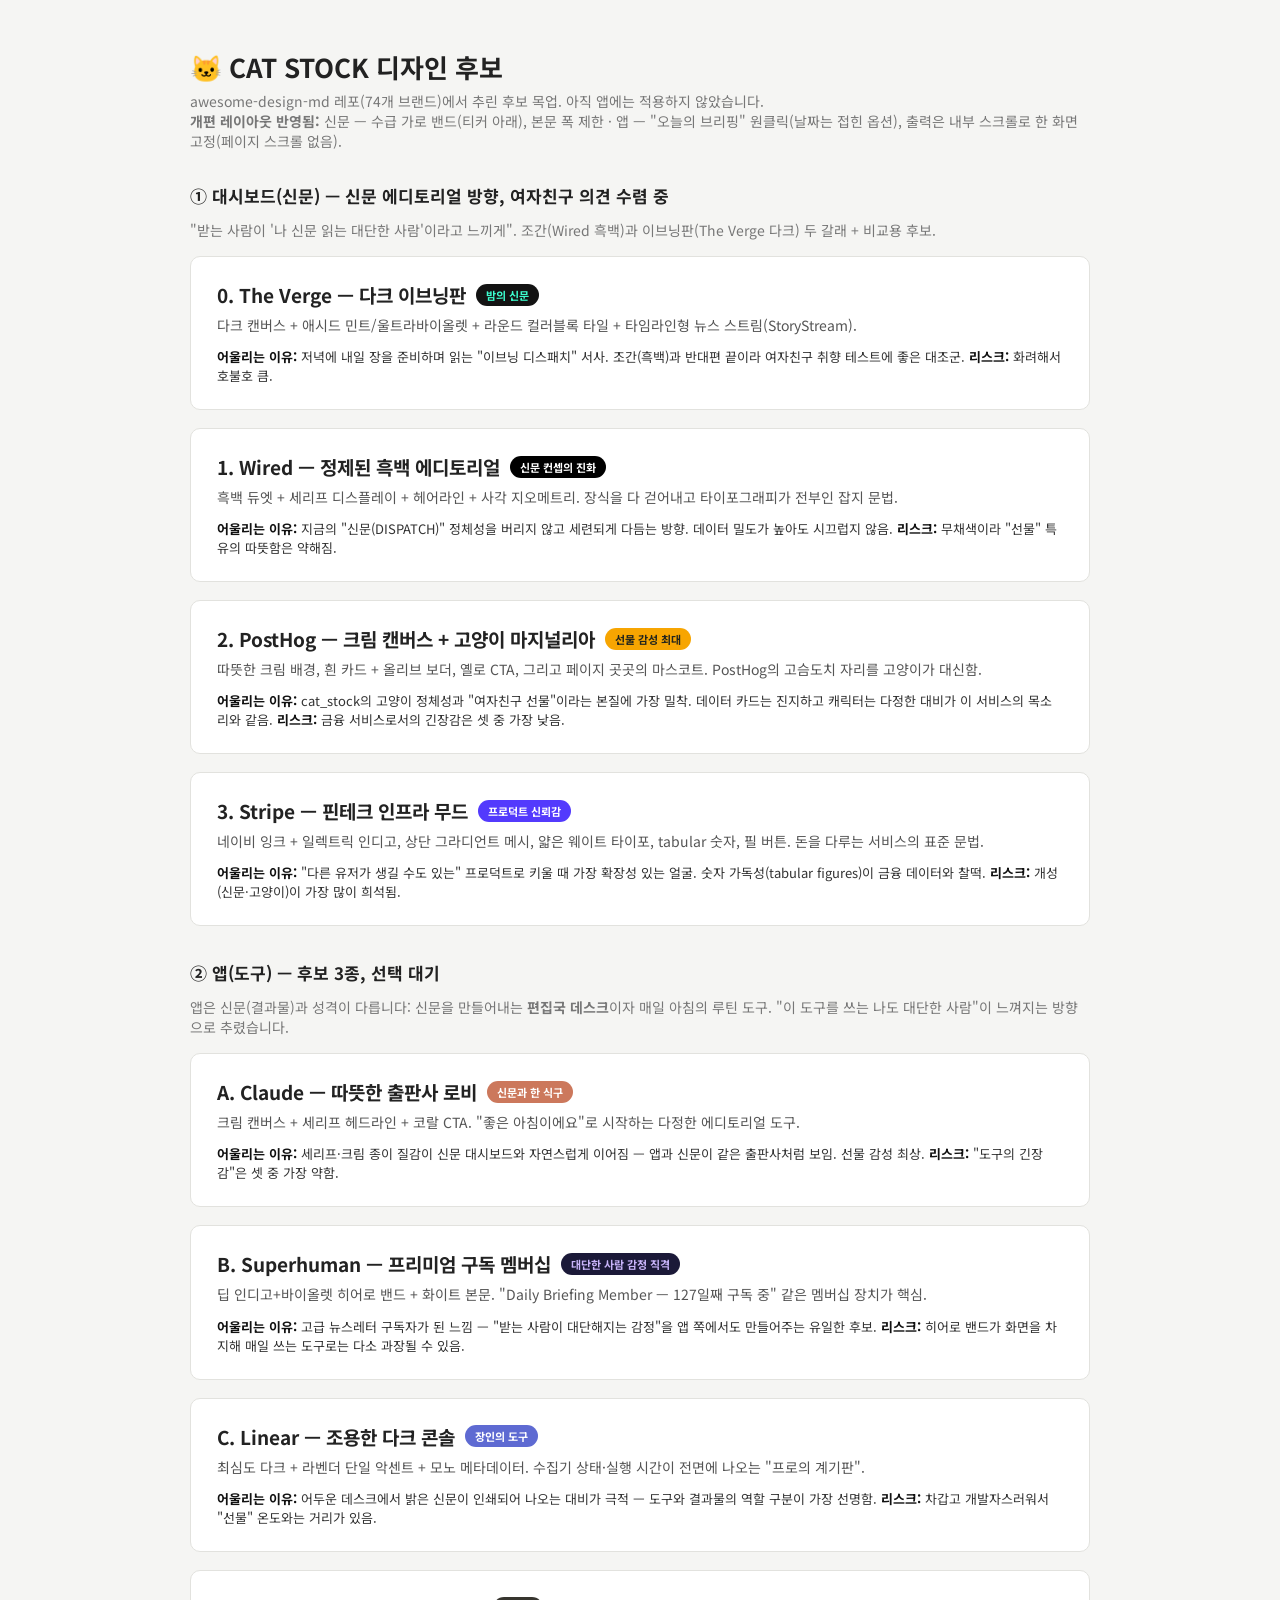
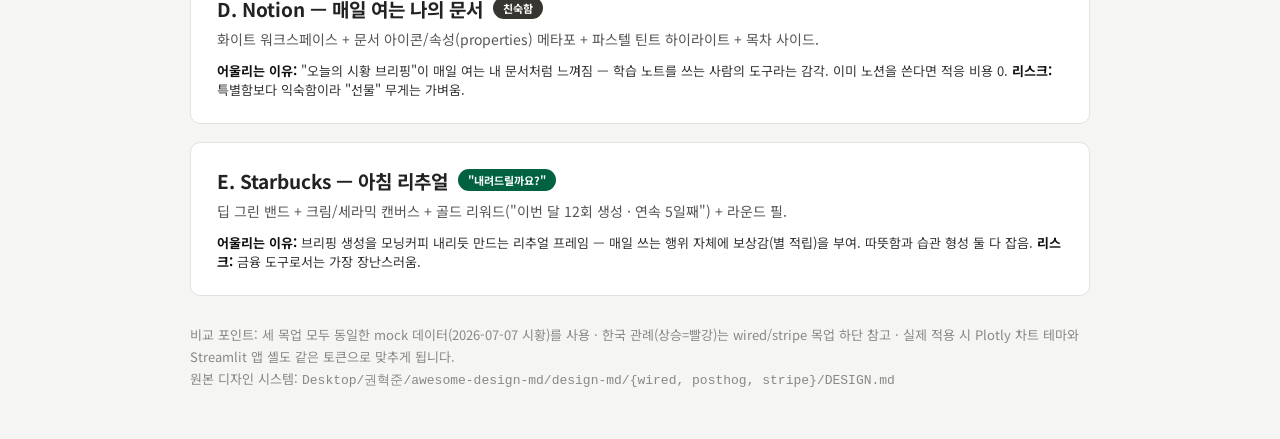
<file: docs/design_previews/index.html>
<!DOCTYPE html>
<html lang="ko">
<head>
<meta charset="utf-8">
<meta name="viewport" content="width=device-width,initial-scale=1">
<title>CAT STOCK 디자인 후보 미리보기</title>
<link href="https://fonts.googleapis.com/css2?family=Noto+Sans+KR:wght@400;500;700&display=swap" rel="stylesheet">
<style>
*{margin:0;padding:0;box-sizing:border-box;}
body{font-family:"Noto Sans KR",sans-serif;background:#f5f5f3;color:#222;padding:48px 24px;}
.wrap{max-width:900px;margin:0 auto;}
h1{font-size:26px;margin-bottom:6px;}
.sub{color:#777;font-size:14px;margin-bottom:32px;}
.card{background:#fff;border:1px solid #e2e2de;border-radius:10px;padding:24px 26px;margin-bottom:18px;display:block;text-decoration:none;color:inherit;transition:box-shadow .15s;}
.card:hover{box-shadow:0 4px 18px rgba(0,0,0,.08);}
.card h2{font-size:19px;margin-bottom:6px;display:flex;align-items:center;gap:10px;}
.chip{font-size:11px;font-weight:700;padding:3px 10px;border-radius:999px;}
.card p{font-size:14px;line-height:1.65;color:#555;word-break:keep-all;}
.fit{margin-top:10px;font-size:13px;color:#333;}
.fit b{color:#111;}
.note{margin-top:28px;font-size:13px;color:#888;line-height:1.7;}
</style>
</head>
<body>
<div class="wrap">
  <h1>🐱 CAT STOCK 디자인 후보</h1>
  <div class="sub">awesome-design-md 레포(74개 브랜드)에서 추린 후보 목업. 아직 앱에는 적용하지 않았습니다.<br>
  <b>개편 레이아웃 반영됨:</b> 신문 — 수급 가로 밴드(티커 아래), 본문 폭 제한 · 앱 — "오늘의 브리핑" 원클릭(날짜는 접힌 옵션), 출력은 내부 스크롤로 한 화면 고정(페이지 스크롤 없음).</div>

  <h2 style="font-size:17px;margin:8px 0 12px;">① 대시보드(신문) — 신문 에디토리얼 방향, 여자친구 의견 수렴 중</h2>
  <div class="sub" style="margin-bottom:16px;">"받는 사람이 '나 신문 읽는 대단한 사람'이라고 느끼게". 조간(Wired 흑백)과 이브닝판(The Verge 다크) 두 갈래 + 비교용 후보.</div>

  <a class="card" href="theverge.html">
    <h2>0. The Verge — 다크 이브닝판 <span class="chip" style="background:#131313;color:#3cffd0;">밤의 신문</span></h2>
    <p>다크 캔버스 + 애시드 민트/울트라바이올렛 + 라운드 컬러블록 타일 + 타임라인형 뉴스 스트림(StoryStream).</p>
    <div class="fit"><b>어울리는 이유:</b> 저녁에 내일 장을 준비하며 읽는 "이브닝 디스패치" 서사. 조간(흑백)과 반대편 끝이라 여자친구 취향 테스트에 좋은 대조군. <b>리스크:</b> 화려해서 호불호 큼.</div>
  </a>

  <a class="card" href="wired.html">
    <h2>1. Wired — 정제된 흑백 에디토리얼 <span class="chip" style="background:#000;color:#fff;">신문 컨셉의 진화</span></h2>
    <p>흑백 듀엣 + 세리프 디스플레이 + 헤어라인 + 사각 지오메트리. 장식을 다 걷어내고 타이포그래피가 전부인 잡지 문법.</p>
    <div class="fit"><b>어울리는 이유:</b> 지금의 "신문(DISPATCH)" 정체성을 버리지 않고 세련되게 다듬는 방향. 데이터 밀도가 높아도 시끄럽지 않음. <b>리스크:</b> 무채색이라 "선물" 특유의 따뜻함은 약해짐.</div>
  </a>

  <a class="card" href="posthog.html">
    <h2>2. PostHog — 크림 캔버스 + 고양이 마지널리아 <span class="chip" style="background:#f7a501;color:#23251d;">선물 감성 최대</span></h2>
    <p>따뜻한 크림 배경, 흰 카드 + 올리브 보더, 옐로 CTA, 그리고 페이지 곳곳의 마스코트. PostHog의 고슴도치 자리를 고양이가 대신함.</p>
    <div class="fit"><b>어울리는 이유:</b> cat_stock의 고양이 정체성과 "여자친구 선물"이라는 본질에 가장 밀착. 데이터 카드는 진지하고 캐릭터는 다정한 대비가 이 서비스의 목소리와 같음. <b>리스크:</b> 금융 서비스로서의 긴장감은 셋 중 가장 낮음.</div>
  </a>

  <a class="card" href="stripe.html">
    <h2>3. Stripe — 핀테크 인프라 무드 <span class="chip" style="background:#533afd;color:#fff;">프로덕트 신뢰감</span></h2>
    <p>네이비 잉크 + 일렉트릭 인디고, 상단 그라디언트 메시, 얇은 웨이트 타이포, tabular 숫자, 필 버튼. 돈을 다루는 서비스의 표준 문법.</p>
    <div class="fit"><b>어울리는 이유:</b> "다른 유저가 생길 수도 있는" 프로덕트로 키울 때 가장 확장성 있는 얼굴. 숫자 가독성(tabular figures)이 금융 데이터와 찰떡. <b>리스크:</b> 개성(신문·고양이)이 가장 많이 희석됨.</div>
  </a>

  <h2 style="font-size:17px;margin:34px 0 12px;">② 앱(도구) — 후보 3종, 선택 대기</h2>
  <div class="sub" style="margin-bottom:16px;">앱은 신문(결과물)과 성격이 다릅니다: 신문을 만들어내는 <b>편집국 데스크</b>이자 매일 아침의 루틴 도구. "이 도구를 쓰는 나도 대단한 사람"이 느껴지는 방향으로 추렸습니다.</div>

  <a class="card" href="app_claude.html">
    <h2>A. Claude — 따뜻한 출판사 로비 <span class="chip" style="background:#cc785c;color:#fff;">신문과 한 식구</span></h2>
    <p>크림 캔버스 + 세리프 헤드라인 + 코랄 CTA. "좋은 아침이에요"로 시작하는 다정한 에디토리얼 도구.</p>
    <div class="fit"><b>어울리는 이유:</b> 세리프·크림 종이 질감이 신문 대시보드와 자연스럽게 이어짐 — 앱과 신문이 같은 출판사처럼 보임. 선물 감성 최상. <b>리스크:</b> "도구의 긴장감"은 셋 중 가장 약함.</div>
  </a>

  <a class="card" href="app_superhuman.html">
    <h2>B. Superhuman — 프리미엄 구독 멤버십 <span class="chip" style="background:#1b1938;color:#c9b4fa;">대단한 사람 감정 직격</span></h2>
    <p>딥 인디고+바이올렛 히어로 밴드 + 화이트 본문. "Daily Briefing Member — 127일째 구독 중" 같은 멤버십 장치가 핵심.</p>
    <div class="fit"><b>어울리는 이유:</b> 고급 뉴스레터 구독자가 된 느낌 — "받는 사람이 대단해지는 감정"을 앱 쪽에서도 만들어주는 유일한 후보. <b>리스크:</b> 히어로 밴드가 화면을 차지해 매일 쓰는 도구로는 다소 과장될 수 있음.</div>
  </a>

  <a class="card" href="app_linear.html">
    <h2>C. Linear — 조용한 다크 콘솔 <span class="chip" style="background:#5e6ad2;color:#fff;">장인의 도구</span></h2>
    <p>최심도 다크 + 라벤더 단일 악센트 + 모노 메타데이터. 수집기 상태·실행 시간이 전면에 나오는 "프로의 계기판".</p>
    <div class="fit"><b>어울리는 이유:</b> 어두운 데스크에서 밝은 신문이 인쇄되어 나오는 대비가 극적 — 도구와 결과물의 역할 구분이 가장 선명함. <b>리스크:</b> 차갑고 개발자스러워서 "선물" 온도와는 거리가 있음.</div>
  </a>

  <a class="card" href="app_notion.html">
    <h2>D. Notion — 매일 여는 나의 문서 <span class="chip" style="background:#37352f;color:#fff;">친숙함</span></h2>
    <p>화이트 워크스페이스 + 문서 아이콘/속성(properties) 메타포 + 파스텔 틴트 하이라이트 + 목차 사이드.</p>
    <div class="fit"><b>어울리는 이유:</b> "오늘의 시황 브리핑"이 매일 여는 내 문서처럼 느껴짐 — 학습 노트를 쓰는 사람의 도구라는 감각. 이미 노션을 쓴다면 적응 비용 0. <b>리스크:</b> 특별함보다 익숙함이라 "선물" 무게는 가벼움.</div>
  </a>

  <a class="card" href="app_starbucks.html">
    <h2>E. Starbucks — 아침 리추얼 <span class="chip" style="background:#006241;color:#fff;">"내려드릴까요?"</span></h2>
    <p>딥 그린 밴드 + 크림/세라믹 캔버스 + 골드 리워드("이번 달 12회 생성 · 연속 5일째") + 라운드 필.</p>
    <div class="fit"><b>어울리는 이유:</b> 브리핑 생성을 모닝커피 내리듯 만드는 리추얼 프레임 — 매일 쓰는 행위 자체에 보상감(별 적립)을 부여. 따뜻함과 습관 형성 둘 다 잡음. <b>리스크:</b> 금융 도구로서는 가장 장난스러움.</div>
  </a>

  <div class="note">
    비교 포인트: 세 목업 모두 동일한 mock 데이터(2026-07-07 시황)를 사용 · 한국 관례(상승=빨강)는 wired/stripe 목업 하단 참고 · 실제 적용 시 Plotly 차트 테마와 Streamlit 앱 셸도 같은 토큰으로 맞추게 됩니다.<br>
    원본 디자인 시스템: <code>Desktop/권혁준/awesome-design-md/design-md/{wired, posthog, stripe}/DESIGN.md</code>
  </div>
</div>
</body>
</html>
</file>
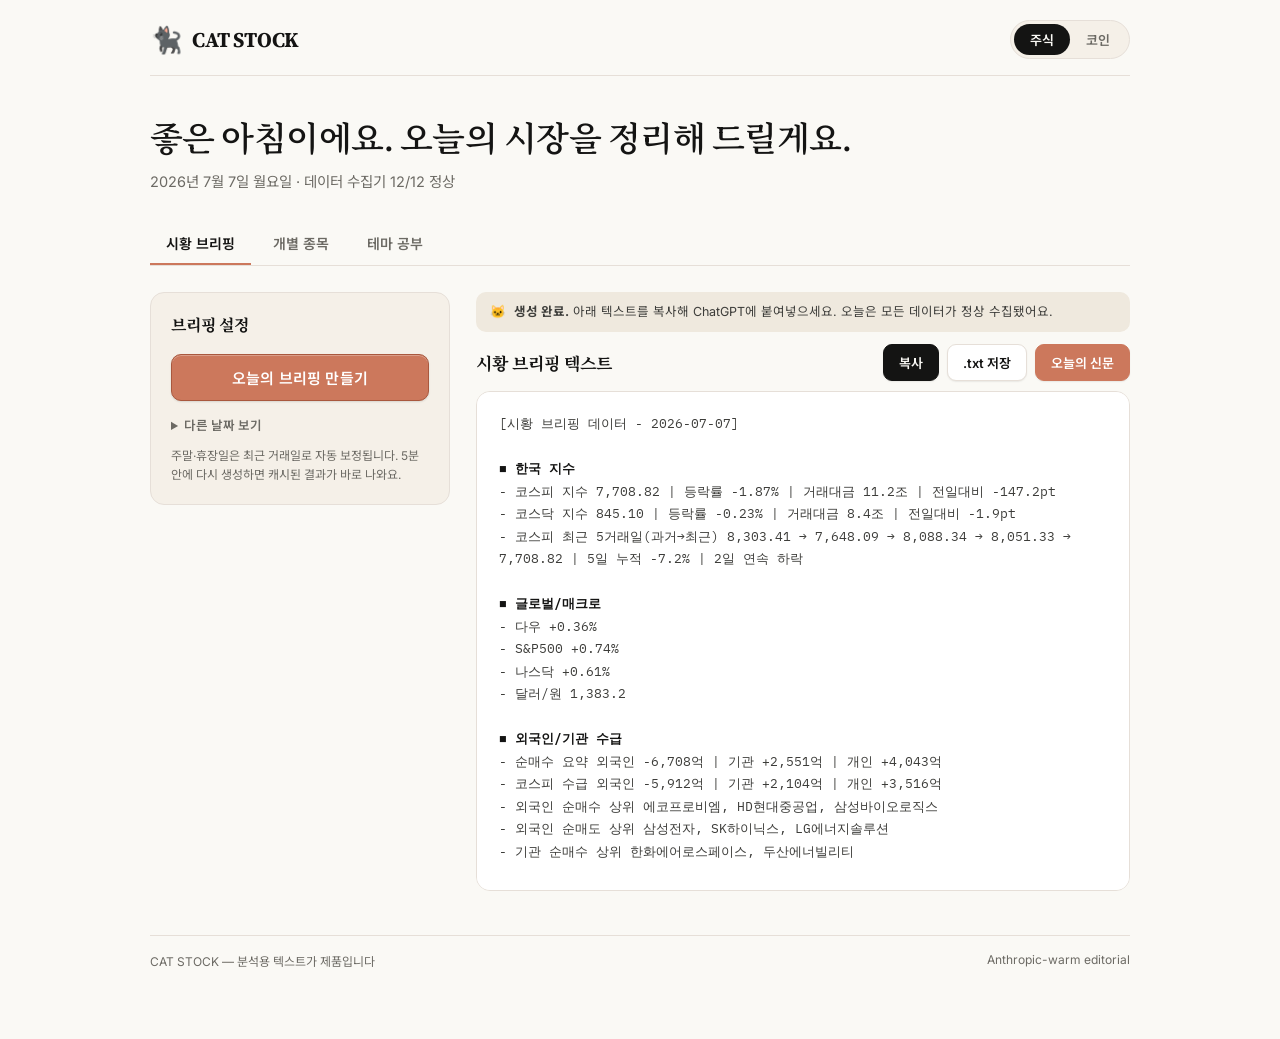
<file: docs/design_previews/app_claude.html>
<!DOCTYPE html>
<html lang="ko">
<head>
<meta charset="utf-8">
<meta name="viewport" content="width=device-width,initial-scale=1">
<title>CAT STOCK 앱 — Claude 스타일 미리보기</title>
<link href="https://fonts.googleapis.com/css2?family=Source+Serif+4:opsz,wght@8..60,500;8..60,700&family=Noto+Serif+KR:wght@500;700&family=Inter:wght@400;500;600&family=Noto+Sans+KR:wght@400;500;700&family=IBM+Plex+Mono:wght@400;500&display=swap" rel="stylesheet">
<style>
/* Claude(Anthropic)-inspired: 크림 캔버스 + 세리프 헤드라인 + 코랄 CTA. "같은 출판사의 편집국" */
*{margin:0;padding:0;box-sizing:border-box;}
:root{
  --primary:#cc785c; --primary-active:#a9583e; --ink:#141413; --body:#3d3d3a; --muted:#6c6a64;
  --hairline:#e6dfd8; --canvas:#faf9f5; --soft:#f5f0e8; --card:#efe9de; --dark:#181715; --on-dark:#faf9f5;
  --serif:"Source Serif 4","Noto Serif KR",Georgia,serif; --sans:"Inter","Noto Sans KR",sans-serif; --mono:"IBM Plex Mono",monospace;
}
body{background:var(--canvas);color:var(--body);font-family:var(--sans);padding:0 22px 70px;}
.page{max-width:980px;margin:0 auto;}
.topbar{display:flex;justify-content:space-between;align-items:center;padding:20px 0 16px;border-bottom:1px solid var(--hairline);}
.brand{display:flex;align-items:center;gap:10px;}
.brand .mark{font-size:26px;}
.brand .name{font-family:var(--serif);font-weight:700;font-size:21px;color:var(--ink);letter-spacing:-.01em;}
.mode{display:flex;background:var(--soft);border:1px solid var(--hairline);border-radius:9999px;padding:3px;font-size:13px;font-weight:600;}
.mode a{padding:6px 16px;border-radius:9999px;text-decoration:none;color:var(--muted);}
.mode a.on{background:var(--ink);color:var(--on-dark);}
.greeting{padding:36px 0 8px;}
.greeting h1{font-family:var(--serif);font-size:clamp(24px,3.4vw,34px);font-weight:600;color:var(--ink);letter-spacing:-.015em;word-break:keep-all;}
.greeting p{font-size:14.5px;color:var(--muted);margin-top:8px;}
.tabs{display:flex;gap:6px;margin:24px 0 0;border-bottom:1px solid var(--hairline);}
.tabs a{font-size:14px;font-weight:600;color:var(--muted);text-decoration:none;padding:10px 16px;border-bottom:2px solid transparent;}
.tabs a.on{color:var(--ink);border-bottom-color:var(--primary);}
.panel{display:grid;grid-template-columns:300px minmax(0,1fr);gap:26px;padding-top:26px;}
.ctrl{background:var(--soft);border:1px solid var(--hairline);border-radius:14px;padding:20px;height:fit-content;}
.ctrl h2{font-family:var(--serif);font-size:16px;font-weight:700;color:var(--ink);margin-bottom:14px;}
.ctrl details{margin-top:14px;}
.ctrl summary{font-size:12.5px;font-weight:600;color:var(--muted);cursor:pointer;}
.ctrl details[open] summary{margin-bottom:10px;}
.field{margin-bottom:14px;}
.field label{display:block;font-size:12px;font-weight:600;color:var(--muted);margin-bottom:6px;letter-spacing:.02em;}
.field input{width:100%;background:#fff;border:1px solid var(--hairline);border-radius:8px;padding:10px 12px;font-size:14px;font-family:var(--sans);color:var(--ink);}
.gen{width:100%;background:var(--primary);color:#fff;border:1px solid var(--primary-active);border-radius:10px;padding:12px 0;font-size:15px;font-weight:600;font-family:var(--sans);letter-spacing:.01em;cursor:pointer;margin-top:4px;box-shadow:inset 0 1px 0 rgba(255,255,255,.28),0 1px 2px rgba(20,20,19,.12);}
.gen:hover{background:var(--primary-active);}
.hint{font-size:12px;color:var(--muted);margin-top:12px;line-height:1.6;}
.out-head{display:flex;justify-content:space-between;align-items:center;margin-bottom:10px;}
.out-head .t{font-family:var(--serif);font-size:17px;font-weight:700;color:var(--ink);}
.actions{display:flex;gap:8px;}
.btn{font-size:13px;font-weight:600;border-radius:9px;padding:8px 15px;text-decoration:none;cursor:pointer;border:1px solid var(--hairline);background:#fff;color:var(--ink);font-family:var(--sans);box-shadow:0 1px 1.5px rgba(20,20,19,.07);}
.btn.primary{background:var(--ink);color:var(--on-dark);border-color:var(--ink);}
.btn.paper{background:var(--primary);color:#fff;border-color:var(--primary);}
.output{background:#fff;border:1px solid var(--hairline);border-radius:14px;padding:20px 22px;font-family:var(--mono);font-size:12.5px;line-height:1.8;color:var(--body);white-space:pre-wrap;max-height:calc(100vh - 400px);min-height:280px;overflow:auto;}
.output .sec{color:var(--ink);font-weight:600;}
.notice{display:flex;gap:8px;align-items:flex-start;background:var(--card);border-radius:10px;padding:10px 14px;font-size:12.5px;color:var(--body);margin-bottom:12px;line-height:1.6;}
.footer{margin-top:44px;padding-top:16px;border-top:1px solid var(--hairline);font-size:12px;color:var(--muted);display:flex;justify-content:space-between;}
@media(max-width:800px){.panel{grid-template-columns:1fr;}}
</style>
</head>
<body>
<div class="page">
  <header class="topbar">
    <div class="brand"><span class="mark">🐈‍⬛</span><span class="name">CAT STOCK</span></div>
    <nav class="mode"><a href="#" class="on">주식</a><a href="#">코인</a></nav>
  </header>

  <section class="greeting">
    <h1>좋은 아침이에요. 오늘의 시장을 정리해 드릴게요.</h1>
    <p>2026년 7월 7일 월요일 · 데이터 수집기 12/12 정상</p>
  </section>

  <nav class="tabs"><a href="#" class="on">시황 브리핑</a><a href="#">개별 종목</a><a href="#">테마 공부</a></nav>

  <div class="panel">
    <aside class="ctrl">
      <h2>브리핑 설정</h2>
      <button class="gen">오늘의 브리핑 만들기</button>
      <details>
        <summary>다른 날짜 보기</summary>
        <div class="field"><label>분석 기준일</label><input value="2026-07-07"></div>
      </details>
      <div class="hint">주말·휴장일은 최근 거래일로 자동 보정됩니다. 5분 안에 다시 생성하면 캐시된 결과가 바로 나와요.</div>
    </aside>

    <main>
      <div class="notice">🐱 <span><b>생성 완료.</b> 아래 텍스트를 복사해 ChatGPT에 붙여넣으세요. 오늘은 모든 데이터가 정상 수집됐어요.</span></div>
      <div class="out-head">
        <span class="t">시황 브리핑 텍스트</span>
        <span class="actions"><a class="btn primary">복사</a><a class="btn">.txt 저장</a><a class="btn paper">오늘의 신문</a></span>
      </div>
      <div class="output">[시황 브리핑 데이터 - 2026-07-07]

<span class="sec">■ 한국 지수</span>
- 코스피 지수 7,708.82 | 등락률 -1.87% | 거래대금 11.2조 | 전일대비 -147.2pt
- 코스닥 지수 845.10 | 등락률 -0.23% | 거래대금 8.4조 | 전일대비 -1.9pt
- 코스피 최근 5거래일(과거→최근) 8,303.41 → 7,648.09 → 8,088.34 → 8,051.33 → 7,708.82 | 5일 누적 -7.2% | 2일 연속 하락

<span class="sec">■ 글로벌/매크로</span>
- 다우 +0.36%
- S&P500 +0.74%
- 나스닥 +0.61%
- 달러/원 1,383.2

<span class="sec">■ 외국인/기관 수급</span>
- 순매수 요약 외국인 -6,708억 | 기관 +2,551억 | 개인 +4,043억
- 코스피 수급 외국인 -5,912억 | 기관 +2,104억 | 개인 +3,516억
- 외국인 순매수 상위 에코프로비엠, HD현대중공업, 삼성바이오로직스
- 외국인 순매도 상위 삼성전자, SK하이닉스, LG에너지솔루션
- 기관 순매수 상위 한화에어로스페이스, 두산에너빌리티

<span class="sec">■ 파생/프로그램 매매</span>
- 프로그램 차익 합산 -412억
- 프로그램 비차익 합산 -3,208억

<span class="sec">■ 시장 이벤트</span>
- 상한가 데이타솔루션, 우진엔텍
- 5% 이상 상승 종목 (KOSPI) 에코프로비엠 | 현재가 132,000 | 등락률 +7.14%, …

<span class="sec">■ 주요 뉴스</span>
- 삼성전자, 3분기 잠정 실적 앞두고 외국인 12일 연속 순매도 (이데일리)
- LFP 수주 랠리에 이차전지 소재주 일제히 강세 (한국경제)
- 원/달러 환율 1,380원대 재진입… 수출주 방어력 주목 (연합인포맥스)</div>
    </main>
  </div>

  <footer class="footer"><span>CAT STOCK — 분석용 텍스트가 제품입니다</span><span>Anthropic-warm editorial</span></footer>
</div>
</body>
</html>
</file>
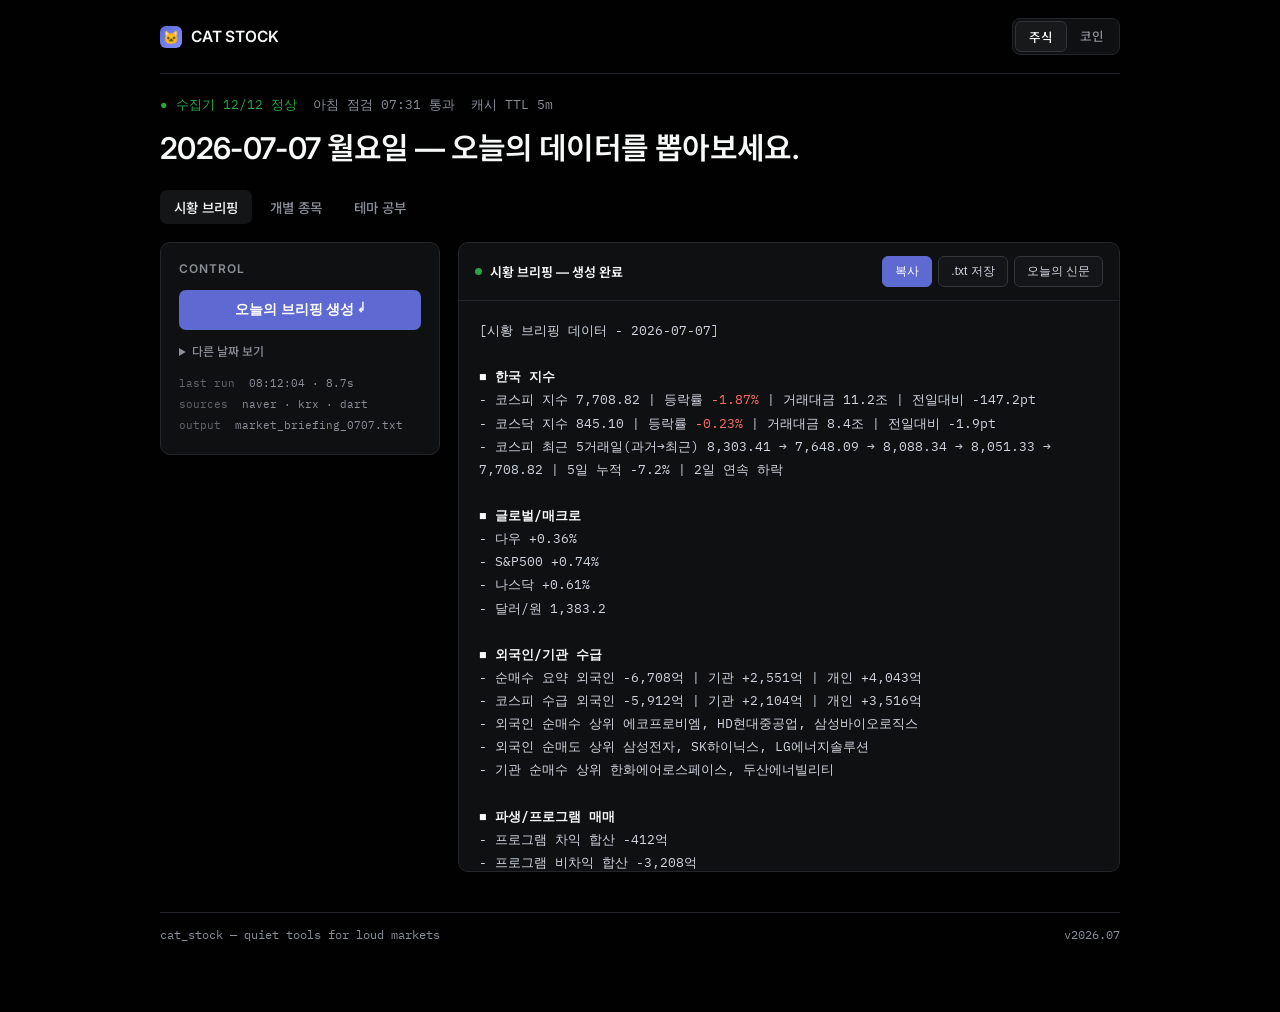
<file: docs/design_previews/app_linear.html>
<!DOCTYPE html>
<html lang="ko">
<head>
<meta charset="utf-8">
<meta name="viewport" content="width=device-width,initial-scale=1">
<title>CAT STOCK 앱 — Linear 스타일 미리보기</title>
<link href="https://fonts.googleapis.com/css2?family=Inter:wght@400;500;600;700&family=Noto+Sans+KR:wght@400;500;700&family=IBM+Plex+Mono:wght@400;500&display=swap" rel="stylesheet">
<style>
/* Linear-inspired: 최심도 다크 캔버스 + 라벤더 단일 악센트. "조용히 고급스러운 장인의 도구" */
*{margin:0;padding:0;box-sizing:border-box;}
:root{
  --primary:#5e6ad2; --primary-hover:#828fff; --ink:#f7f8f8; --ink-mute:#d0d6e0; --ink-subtle:#8a8f98;
  --canvas:#010102; --s1:#0f1011; --s2:#141516; --s3:#18191a; --hairline:#23252a; --hairline-strong:#34343a;
  --sans:"Inter","Noto Sans KR",sans-serif; --mono:"IBM Plex Mono",monospace;
  --up:#ff6b6b; --dn:#51cf66;
}
body{background:var(--canvas);color:var(--ink-mute);font-family:var(--sans);padding:0 22px 70px;}
.page{max-width:960px;margin:0 auto;}
.topbar{display:flex;justify-content:space-between;align-items:center;padding:18px 0;border-bottom:1px solid var(--hairline);}
.brand{display:flex;align-items:center;gap:9px;font-weight:600;font-size:15.5px;color:var(--ink);letter-spacing:-.01em;}
.brand .dot{width:22px;height:22px;border-radius:6px;background:linear-gradient(135deg,#5e6ad2,#828fff);display:flex;align-items:center;justify-content:center;font-size:13px;}
.mode{display:flex;background:var(--s1);border:1px solid var(--hairline);border-radius:8px;padding:2px;font-size:12.5px;font-weight:500;}
.mode a{padding:5px 13px;border-radius:6px;color:var(--ink-subtle);text-decoration:none;}
.mode a.on{background:var(--s3);color:var(--ink);border:1px solid var(--hairline-strong);}
.status{display:flex;gap:16px;align-items:center;padding:22px 0 0;font-size:12.5px;color:var(--ink-subtle);font-family:var(--mono);}
.status .ok{color:#27a644;}
.greeting{padding:10px 0 0;}
.greeting h1{font-size:clamp(22px,3vw,30px);font-weight:600;color:var(--ink);letter-spacing:-.022em;word-break:keep-all;}
.tabs{display:flex;gap:4px;margin-top:22px;}
.tabs a{font-size:13.5px;font-weight:500;color:var(--ink-subtle);text-decoration:none;padding:7px 14px;border-radius:7px;}
.tabs a.on{background:var(--s2);color:var(--ink);}
.panel{display:grid;grid-template-columns:280px minmax(0,1fr);gap:18px;padding-top:18px;}
.card{background:var(--s1);border:1px solid var(--hairline);border-radius:10px;}
.ctrl{padding:18px;height:fit-content;}
.ctrl h2{font-size:12px;font-weight:600;letter-spacing:.08em;text-transform:uppercase;color:var(--ink-subtle);margin-bottom:14px;}
.ctrl details{margin-top:12px;}
.ctrl summary{font-size:12px;font-weight:500;color:var(--ink-subtle);cursor:pointer;}
.ctrl details[open] summary{margin-bottom:10px;}
.field{margin-bottom:13px;}
.field label{display:block;font-size:12px;font-weight:500;color:var(--ink-subtle);margin-bottom:6px;}
.field input{width:100%;background:var(--s2);border:1px solid var(--hairline-strong);border-radius:7px;padding:9px 11px;font-size:13.5px;color:var(--ink);font-family:var(--sans);}
.field input:focus{outline:none;border-color:var(--primary);}
.gen{width:100%;background:var(--primary);color:#fff;border:0;border-radius:7px;padding:11px 0;font-size:13.5px;font-weight:600;cursor:pointer;}
.gen:hover{background:var(--primary-hover);}
.meta{margin-top:14px;font-family:var(--mono);font-size:11px;color:var(--ink-subtle);line-height:1.9;}
.meta .k{color:#62666d;}
.out{padding:0;overflow:hidden;}
.out-head{display:flex;justify-content:space-between;align-items:center;padding:13px 16px;border-bottom:1px solid var(--hairline);}
.out-head .t{font-size:13px;font-weight:600;color:var(--ink);display:flex;align-items:center;gap:8px;}
.pulse{width:7px;height:7px;border-radius:50%;background:#27a644;}
.actions{display:flex;gap:6px;}
.btn{font-size:12px;font-weight:500;border-radius:6px;padding:6px 12px;cursor:pointer;border:1px solid var(--hairline-strong);background:var(--s2);color:var(--ink-mute);}
.btn:hover{color:var(--ink);border-color:#4a4a52;}
.btn.primary{background:var(--primary);border-color:var(--primary);color:#fff;}
.output{padding:18px 20px;font-family:var(--mono);font-size:12.5px;line-height:1.85;white-space:pre-wrap;color:var(--ink-mute);max-height:calc(100vh - 330px);min-height:280px;overflow:auto;}
.output .sec{color:var(--ink);font-weight:600;}
.output .up{color:var(--up);} .output .dn{color:var(--dn);}
.footer{margin-top:40px;padding-top:14px;border-top:1px solid var(--hairline);font-size:11.5px;color:var(--ink-subtle);display:flex;justify-content:space-between;font-family:var(--mono);}
@media(max-width:800px){.panel{grid-template-columns:1fr;}}
</style>
</head>
<body>
<div class="page">
  <header class="topbar">
    <div class="brand"><span class="dot">🐱</span> CAT STOCK</div>
    <nav class="mode"><a href="#" class="on">주식</a><a href="#">코인</a></nav>
  </header>

  <div class="status"><span class="ok">● 수집기 12/12 정상</span><span>아침 점검 07:31 통과</span><span>캐시 TTL 5m</span></div>

  <section class="greeting"><h1>2026-07-07 월요일 — 오늘의 데이터를 뽑아보세요.</h1></section>

  <nav class="tabs"><a href="#" class="on">시황 브리핑</a><a href="#">개별 종목</a><a href="#">테마 공부</a></nav>

  <div class="panel">
    <aside class="card ctrl">
      <h2>Control</h2>
      <button class="gen">오늘의 브리핑 생성 ↵</button>
      <details>
        <summary>다른 날짜 보기</summary>
        <div class="field"><label>분석 기준일</label><input value="2026-07-07"></div>
      </details>
      <div class="meta">
        <div><span class="k">last run</span> &nbsp;08:12:04 · 8.7s</div>
        <div><span class="k">sources</span> &nbsp;naver · krx · dart</div>
        <div><span class="k">output</span> &nbsp;market_briefing_0707.txt</div>
      </div>
    </aside>

    <main class="card out">
      <div class="out-head">
        <span class="t"><span class="pulse"></span> 시황 브리핑 — 생성 완료</span>
        <span class="actions"><button class="btn primary">복사</button><button class="btn">.txt 저장</button><button class="btn">오늘의 신문</button></span>
      </div>
      <div class="output">[시황 브리핑 데이터 - 2026-07-07]

<span class="sec">■ 한국 지수</span>
- 코스피 지수 7,708.82 | 등락률 <span class="up">-1.87%</span> | 거래대금 11.2조 | 전일대비 -147.2pt
- 코스닥 지수 845.10 | 등락률 <span class="up">-0.23%</span> | 거래대금 8.4조 | 전일대비 -1.9pt
- 코스피 최근 5거래일(과거→최근) 8,303.41 → 7,648.09 → 8,088.34 → 8,051.33 → 7,708.82 | 5일 누적 -7.2% | 2일 연속 하락

<span class="sec">■ 글로벌/매크로</span>
- 다우 +0.36%
- S&P500 +0.74%
- 나스닥 +0.61%
- 달러/원 1,383.2

<span class="sec">■ 외국인/기관 수급</span>
- 순매수 요약 외국인 -6,708억 | 기관 +2,551억 | 개인 +4,043억
- 코스피 수급 외국인 -5,912억 | 기관 +2,104억 | 개인 +3,516억
- 외국인 순매수 상위 에코프로비엠, HD현대중공업, 삼성바이오로직스
- 외국인 순매도 상위 삼성전자, SK하이닉스, LG에너지솔루션
- 기관 순매수 상위 한화에어로스페이스, 두산에너빌리티

<span class="sec">■ 파생/프로그램 매매</span>
- 프로그램 차익 합산 -412억
- 프로그램 비차익 합산 -3,208억

<span class="sec">■ 시장 이벤트</span>
- 상한가 데이타솔루션, 우진엔텍
- 5% 이상 상승 종목 (KOSPI) 에코프로비엠 | 현재가 132,000 | 등락률 +7.14%, …

<span class="sec">■ 주요 뉴스</span>
- 삼성전자, 3분기 잠정 실적 앞두고 외국인 12일 연속 순매도 (이데일리)
- LFP 수주 랠리에 이차전지 소재주 일제히 강세 (한국경제)
- 원/달러 환율 1,380원대 재진입… 수출주 방어력 주목 (연합인포맥스)</div>
    </main>
  </div>

  <footer class="footer"><span>cat_stock — quiet tools for loud markets</span><span>v2026.07</span></footer>
</div>
</body>
</html>
</file>
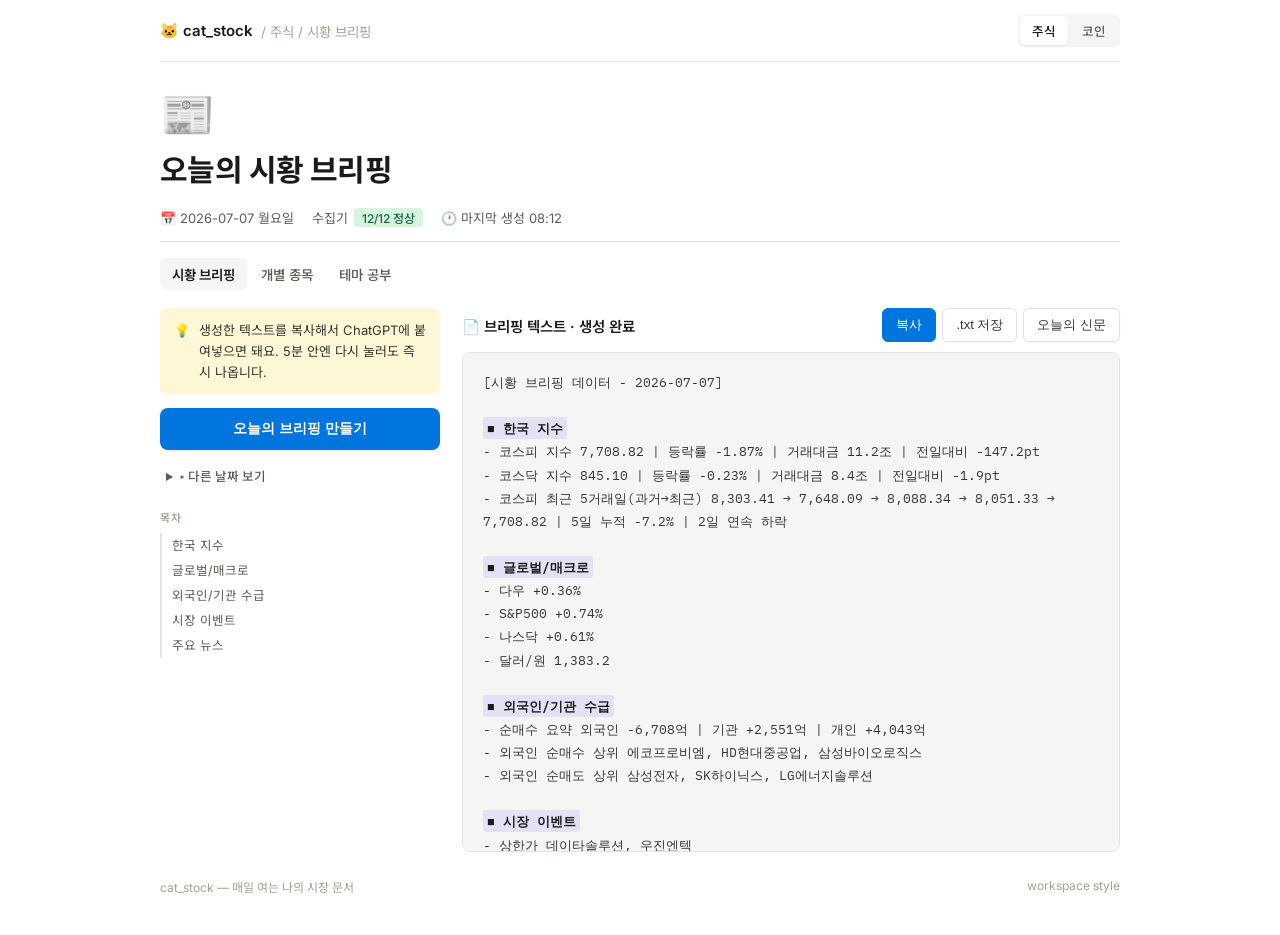
<file: docs/design_previews/app_notion.html>
<!DOCTYPE html>
<html lang="ko">
<head>
<meta charset="utf-8">
<meta name="viewport" content="width=device-width,initial-scale=1">
<title>CAT STOCK 앱 — Notion 스타일 미리보기</title>
<link href="https://fonts.googleapis.com/css2?family=Inter:wght@400;500;600;700&family=Noto+Sans+KR:wght@400;500;700&family=IBM+Plex+Mono:wght@400;500&display=swap" rel="stylesheet">
<style>
/* Notion-inspired: 화이트 워크스페이스 + 파스텔 틴트 카드 + 차콜 잉크. "매일 여는 나의 문서" */
*{margin:0;padding:0;box-sizing:border-box;}
:root{
  --ink:#1a1a1a; --charcoal:#37352f; --slate:#5d5b54; --stone:#a4a097;
  --canvas:#fff; --surface:#f6f5f4; --hairline:#e5e3df; --hairline-strong:#c8c4be;
  --blue:#0075de; --purple:#5645d4; --peach:#ffe8d4; --mint:#d9f3e1; --lavender:#e6e0f5; --sky:#dcecfa; --yellow:#fef7d6;
  --sans:"Inter","Noto Sans KR",-apple-system,sans-serif; --mono:"IBM Plex Mono",monospace;
}
body{background:var(--canvas);color:var(--charcoal);font-family:var(--sans);padding:0 22px 40px;}
.page{max-width:960px;margin:0 auto;}
.topbar{display:flex;justify-content:space-between;align-items:center;padding:14px 0;border-bottom:1px solid var(--hairline);}
.brand{display:flex;align-items:center;gap:8px;font-weight:600;font-size:15px;color:var(--ink);}
.crumb{color:var(--stone);font-weight:400;font-size:13.5px;}
.mode{display:flex;gap:2px;background:var(--surface);border-radius:6px;padding:2px;font-size:12.5px;font-weight:500;}
.mode a{padding:5px 12px;border-radius:5px;color:var(--slate);text-decoration:none;}
.mode a.on{background:#fff;color:var(--ink);box-shadow:0 1px 2px rgba(0,0,0,.08);}
.doc-head{padding:30px 0 6px;}
.doc-head .icon{font-size:44px;line-height:1;}
.doc-head h1{font-size:30px;font-weight:700;color:var(--ink);letter-spacing:-.02em;margin-top:10px;}
.props{display:flex;gap:18px;padding:12px 0 14px;border-bottom:1px solid var(--hairline);font-size:13px;color:var(--slate);}
.props .p{display:flex;gap:6px;align-items:center;}
.props .chip{background:var(--mint);color:#0f6b3c;border-radius:4px;padding:1px 8px;font-size:12px;font-weight:500;}
.tabs{display:flex;gap:2px;margin-top:16px;}
.tabs a{font-size:13.5px;font-weight:500;color:var(--slate);text-decoration:none;padding:6px 12px;border-radius:6px;}
.tabs a:hover{background:var(--surface);}
.tabs a.on{background:var(--surface);color:var(--ink);font-weight:600;}
.panel{display:grid;grid-template-columns:280px minmax(0,1fr);gap:22px;padding-top:18px;}
.ctrl{height:fit-content;}
.callout{background:var(--yellow);border-radius:8px;padding:12px 14px;font-size:13px;line-height:1.6;display:flex;gap:9px;margin-bottom:14px;}
.gen{width:100%;background:var(--blue);color:#fff;border:0;border-radius:8px;padding:12px 0;font-size:14px;font-weight:600;cursor:pointer;box-shadow:0 1px 2px rgba(0,0,0,.1);}
.gen:hover{background:#005bab;}
.ctrl details{margin-top:12px;}
.ctrl summary{font-size:12.5px;font-weight:500;color:var(--slate);cursor:pointer;padding:4px 6px;border-radius:5px;}
.ctrl summary:hover{background:var(--surface);}
.ctrl details[open] summary{margin-bottom:8px;}
.field label{display:block;font-size:12px;font-weight:500;color:var(--slate);margin-bottom:6px;}
.field input{width:100%;background:var(--surface);border:1px solid var(--hairline);border-radius:6px;padding:9px 11px;font-size:13.5px;color:var(--ink);font-family:var(--sans);}
.toc{margin-top:18px;font-size:12.5px;color:var(--slate);line-height:2;}
.toc .h{font-size:11px;font-weight:600;text-transform:uppercase;letter-spacing:.05em;color:var(--stone);margin-bottom:4px;}
.toc a{color:var(--slate);text-decoration:none;display:block;border-left:2px solid var(--hairline);padding-left:10px;}
.toc a:hover{color:var(--ink);border-left-color:var(--stone);}
.out-head{display:flex;justify-content:space-between;align-items:center;margin-bottom:10px;}
.out-head .t{font-size:14.5px;font-weight:600;color:var(--ink);display:flex;align-items:center;gap:8px;}
.actions{display:flex;gap:6px;}
.btn{font-size:13px;font-weight:500;border-radius:6px;padding:7px 13px;cursor:pointer;border:1px solid var(--hairline);background:#fff;color:var(--charcoal);box-shadow:0 1px 2px rgba(0,0,0,.05);}
.btn:hover{background:var(--surface);}
.btn.primary{background:var(--blue);border-color:var(--blue);color:#fff;}
.output{background:var(--surface);border:1px solid var(--hairline);border-radius:8px;padding:18px 20px;font-family:var(--mono);font-size:12.5px;line-height:1.85;white-space:pre-wrap;color:var(--charcoal);max-height:calc(100vh - 400px);min-height:280px;overflow:auto;}
.output .sec{color:var(--ink);font-weight:600;background:var(--lavender);border-radius:3px;padding:0 4px;}
.footer{margin-top:26px;font-size:12px;color:var(--stone);display:flex;justify-content:space-between;}
@media(max-width:800px){.panel{grid-template-columns:1fr;}}
</style>
</head>
<body>
<div class="page">
  <header class="topbar">
    <div class="brand">🐱 cat_stock <span class="crumb">/ 주식 / 시황 브리핑</span></div>
    <nav class="mode"><a href="#" class="on">주식</a><a href="#">코인</a></nav>
  </header>

  <section class="doc-head">
    <div class="icon">📰</div>
    <h1>오늘의 시황 브리핑</h1>
  </section>
  <div class="props">
    <div class="p">📅 2026-07-07 월요일</div>
    <div class="p">수집기 <span class="chip">12/12 정상</span></div>
    <div class="p">🕐 마지막 생성 08:12</div>
  </div>

  <nav class="tabs"><a href="#" class="on">시황 브리핑</a><a href="#">개별 종목</a><a href="#">테마 공부</a></nav>

  <div class="panel">
    <aside class="ctrl">
      <div class="callout">💡 <span>생성한 텍스트를 복사해서 ChatGPT에 붙여넣으면 돼요. 5분 안엔 다시 눌러도 즉시 나옵니다.</span></div>
      <button class="gen">오늘의 브리핑 만들기</button>
      <details>
        <summary>▸ 다른 날짜 보기</summary>
        <div class="field"><label>분석 기준일</label><input value="2026-07-07"></div>
      </details>
      <div class="toc">
        <div class="h">목차</div>
        <a href="#">한국 지수</a>
        <a href="#">글로벌/매크로</a>
        <a href="#">외국인/기관 수급</a>
        <a href="#">시장 이벤트</a>
        <a href="#">주요 뉴스</a>
      </div>
    </aside>

    <main>
      <div class="out-head">
        <span class="t">📄 브리핑 텍스트 · 생성 완료</span>
        <span class="actions"><button class="btn primary">복사</button><button class="btn">.txt 저장</button><button class="btn">오늘의 신문</button></span>
      </div>
      <div class="output">[시황 브리핑 데이터 - 2026-07-07]

<span class="sec">■ 한국 지수</span>
- 코스피 지수 7,708.82 | 등락률 -1.87% | 거래대금 11.2조 | 전일대비 -147.2pt
- 코스닥 지수 845.10 | 등락률 -0.23% | 거래대금 8.4조 | 전일대비 -1.9pt
- 코스피 최근 5거래일(과거→최근) 8,303.41 → 7,648.09 → 8,088.34 → 8,051.33 → 7,708.82 | 5일 누적 -7.2% | 2일 연속 하락

<span class="sec">■ 글로벌/매크로</span>
- 다우 +0.36%
- S&P500 +0.74%
- 나스닥 +0.61%
- 달러/원 1,383.2

<span class="sec">■ 외국인/기관 수급</span>
- 순매수 요약 외국인 -6,708억 | 기관 +2,551억 | 개인 +4,043억
- 외국인 순매수 상위 에코프로비엠, HD현대중공업, 삼성바이오로직스
- 외국인 순매도 상위 삼성전자, SK하이닉스, LG에너지솔루션

<span class="sec">■ 시장 이벤트</span>
- 상한가 데이타솔루션, 우진엔텍
- 5% 이상 상승 종목 (KOSPI) 에코프로비엠 | 현재가 132,000 | 등락률 +7.14%, …

<span class="sec">■ 주요 뉴스</span>
- 삼성전자, 3분기 잠정 실적 앞두고 외국인 12일 연속 순매도 (이데일리)
- LFP 수주 랠리에 이차전지 소재주 일제히 강세 (한국경제)</div>
    </main>
  </div>

  <footer class="footer"><span>cat_stock — 매일 여는 나의 시장 문서</span><span>workspace style</span></footer>
</div>
</body>
</html>
</file>
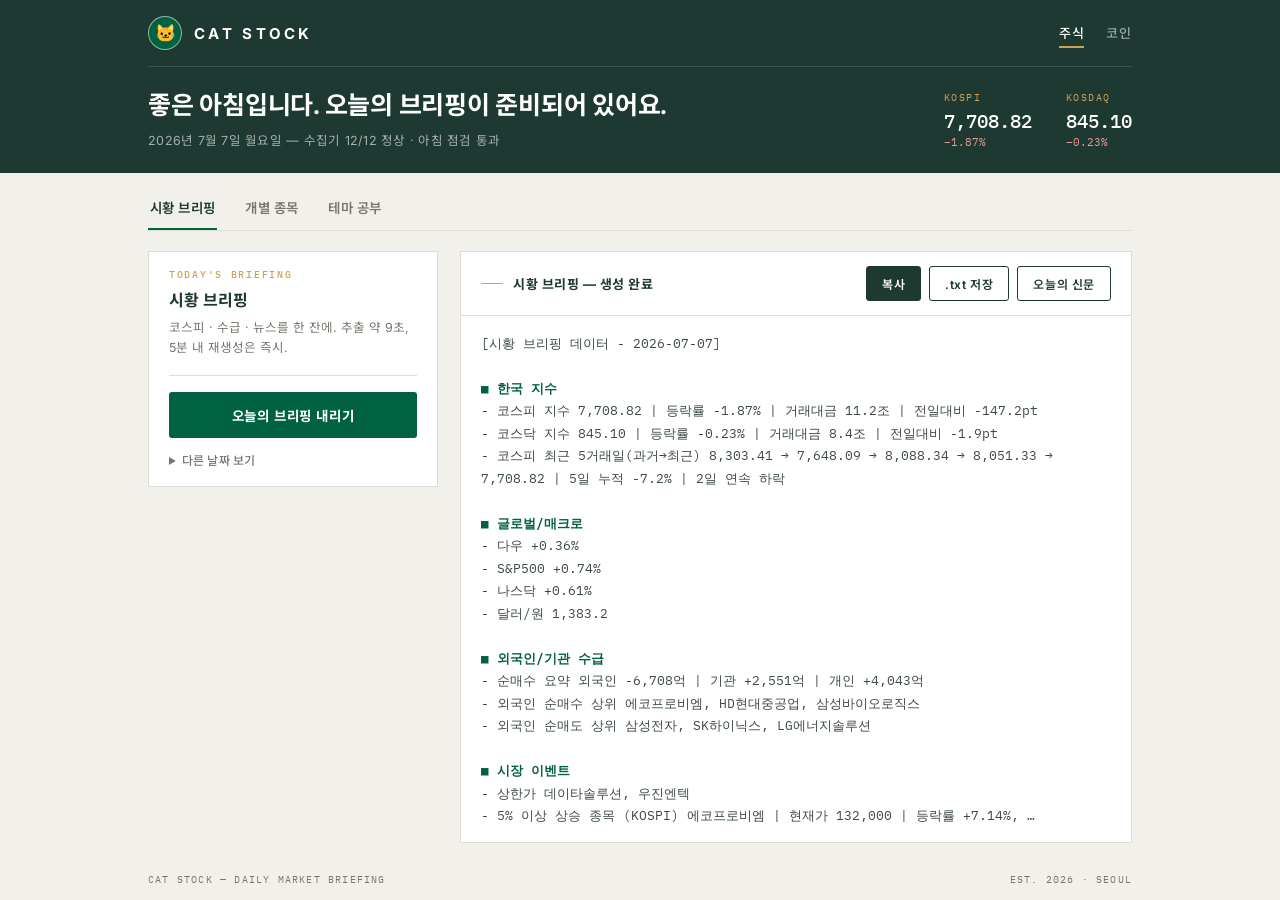
<file: docs/design_previews/app_starbucks.html>
<!DOCTYPE html>
<html lang="ko">
<head>
<meta charset="utf-8">
<meta name="viewport" content="width=device-width,initial-scale=1">
<title>CAT STOCK 앱 — Starbucks 스타일 미리보기</title>
<link href="https://fonts.googleapis.com/css2?family=Inter:wght@400;500;600;700&family=Noto+Sans+KR:wght@400;500;700;900&family=IBM+Plex+Mono:wght@400;500&display=swap" rel="stylesheet">
<style>
/* Starbucks-inspired, premium cut: 딥 그린 + 크림 + 골드 세리머니. 각진 지오메트리, 1px 헤어라인, 넉넉한 여백 */
*{margin:0;padding:0;box-sizing:border-box;}
:root{
  --green:#006241; --house:#1e3932; --gold:#cba258;
  --cream:#f2f0eb; --ceramic:#edebe9; --card:#fff; --ink:#1e3932; --body:#3f3f3d; --mute:#77776f;
  --hairline:#dfdcd4;
  --sans:"Inter","Noto Sans KR",sans-serif; --mono:"IBM Plex Mono",monospace;
  --up:#b3261e; --dn:#00753a;
}
html,body{height:100%;}
body{background:var(--cream);color:var(--body);font-family:var(--sans);display:flex;flex-direction:column;height:100dvh;overflow:hidden;}

/* ── 헤더 밴드 ── */
.band{background:var(--house);color:#fff;flex-shrink:0;}
.band-inner{max-width:1040px;margin:0 auto;padding:0 28px;}
.topbar{display:flex;justify-content:space-between;align-items:center;padding:16px 0;border-bottom:1px solid rgba(255,255,255,.14);}
.brand{display:flex;align-items:center;gap:12px;}
.brand .mark{width:34px;height:34px;border-radius:50%;background:var(--green);display:flex;align-items:center;justify-content:center;font-size:17px;border:1px solid rgba(255,255,255,.55);}
.brand .name{font-weight:700;font-size:15px;letter-spacing:.22em;}
.mode{display:flex;gap:22px;font-size:13px;font-weight:500;letter-spacing:.06em;}
.mode a{color:rgba(255,255,255,.55);text-decoration:none;padding:4px 0;border-bottom:2px solid transparent;}
.mode a.on{color:#fff;border-bottom-color:var(--gold);}
.greet{display:flex;justify-content:space-between;align-items:flex-end;gap:30px;padding:22px 0 24px;}
.greet h1{font-size:clamp(19px,2.4vw,25px);font-weight:700;letter-spacing:-.01em;word-break:keep-all;line-height:1.35;}
.greet .sub{font-size:12.5px;color:rgba(255,255,255,.6);margin-top:7px;letter-spacing:.02em;}
.idx{display:flex;gap:34px;flex-shrink:0;}
.idx .item .k{font-family:var(--mono);font-size:10px;letter-spacing:.14em;text-transform:uppercase;color:var(--gold);}
.idx .item .v{font-family:var(--mono);font-size:19px;font-weight:500;font-variant-numeric:tabular-nums;margin-top:5px;}
.idx .item .d{font-family:var(--mono);font-size:11px;color:#e79a93;margin-top:2px;}

/* ── 데크 ── */
.deck{flex:1;min-height:0;max-width:1040px;width:100%;margin:0 auto;padding:22px 28px 0;display:flex;flex-direction:column;}
.tabs{display:flex;gap:26px;border-bottom:1px solid var(--hairline);flex-shrink:0;}
.tabs a{font-size:13.5px;font-weight:600;color:var(--mute);text-decoration:none;padding:2px 2px 11px;border-bottom:2px solid transparent;letter-spacing:.03em;}
.tabs a.on{color:var(--house);border-bottom-color:var(--green);}
.panel{flex:1;min-height:0;display:grid;grid-template-columns:290px minmax(0,1fr);gap:22px;padding:20px 0 18px;}

/* ── 컨트롤 ── */
.ctrl{background:var(--card);border:1px solid var(--hairline);height:fit-content;}
.ctrl .head{padding:16px 20px 0;}
.ctrl .eyebrow{font-family:var(--mono);font-size:9.5px;font-weight:500;letter-spacing:.18em;text-transform:uppercase;color:var(--gold);}
.ctrl h2{font-size:16px;font-weight:700;color:var(--ink);margin-top:6px;}
.ctrl .desc{font-size:12.5px;color:var(--mute);line-height:1.65;margin-top:7px;padding-bottom:16px;border-bottom:1px solid var(--hairline);}
.ctrl .bodyy{padding:16px 20px 18px;}
.gen{width:100%;background:var(--green);color:#fff;border:0;border-radius:3px;padding:13px 0;font-size:13.5px;font-weight:700;letter-spacing:.06em;cursor:pointer;font-family:var(--sans);}
.gen:hover{background:var(--house);}
.ctrl details{margin-top:13px;}
.ctrl summary{font-size:12px;font-weight:500;color:var(--mute);cursor:pointer;letter-spacing:.02em;}
.ctrl summary:hover{color:var(--ink);}
.ctrl details[open] summary{margin-bottom:9px;}
.field label{display:block;font-size:11.5px;font-weight:500;color:var(--mute);margin-bottom:6px;}
.field input{width:100%;background:var(--cream);border:1px solid var(--hairline);border-radius:3px;padding:10px 12px;font-size:13.5px;color:var(--ink);font-family:var(--sans);}

/* ── 출력 ── */
.out-card{background:var(--card);border:1px solid var(--hairline);display:flex;flex-direction:column;min-height:0;}
.out-head{display:flex;justify-content:space-between;align-items:center;padding:14px 20px;border-bottom:1px solid var(--hairline);flex-shrink:0;}
.out-head .t{font-size:13px;font-weight:700;color:var(--ink);letter-spacing:.04em;display:flex;align-items:center;gap:10px;}
.out-head .t::before{content:"";width:22px;height:1px;background:var(--gold);}
.actions{display:flex;gap:8px;}
.btn{font-size:12px;font-weight:600;letter-spacing:.05em;border-radius:3px;padding:8px 15px;cursor:pointer;border:1px solid var(--house);background:transparent;color:var(--house);font-family:var(--sans);}
.btn:hover{background:var(--ceramic);}
.btn.primary{background:var(--house);color:#fff;}
.btn.primary:hover{background:var(--green);border-color:var(--green);}
.output{flex:1;min-height:0;overflow:auto;background:var(--card);padding:16px 20px;font-family:var(--mono);font-size:12.5px;line-height:1.8;white-space:pre-wrap;color:#3c4a45;}
.output .sec{color:var(--green);font-weight:600;}
.output::-webkit-scrollbar{width:5px;}
.output::-webkit-scrollbar-thumb{background:var(--hairline);}

/* ── 푸터 ── */
.footer{flex-shrink:0;max-width:1040px;width:100%;margin:0 auto;padding:12px 28px 14px;font-family:var(--mono);font-size:10px;letter-spacing:.12em;text-transform:uppercase;color:var(--mute);display:flex;justify-content:space-between;}
@media(max-width:820px){.panel{grid-template-columns:1fr;overflow:auto;}.idx{display:none;}body{overflow:auto;}}
</style>
</head>
<body>
<header class="band">
  <div class="band-inner">
    <div class="topbar">
      <div class="brand"><span class="mark">🐱</span><span class="name">CAT STOCK</span></div>
      <nav class="mode"><a href="#" class="on">주식</a><a href="#">코인</a></nav>
    </div>
    <div class="greet">
      <div>
        <h1>좋은 아침입니다. 오늘의 브리핑이 준비되어 있어요.</h1>
        <div class="sub">2026년 7월 7일 월요일 — 수집기 12/12 정상 · 아침 점검 통과</div>
      </div>
      <div class="idx">
        <div class="item"><div class="k">KOSPI</div><div class="v">7,708.82</div><div class="d">−1.87%</div></div>
        <div class="item"><div class="k">KOSDAQ</div><div class="v">845.10</div><div class="d">−0.23%</div></div>
      </div>
    </div>
  </div>
</header>

<div class="deck">
  <nav class="tabs"><a href="#" class="on">시황 브리핑</a><a href="#">개별 종목</a><a href="#">테마 공부</a></nav>

  <div class="panel">
    <aside class="ctrl">
      <div class="head">
        <div class="eyebrow">Today's Briefing</div>
        <h2>시황 브리핑</h2>
        <div class="desc">코스피 · 수급 · 뉴스를 한 잔에. 추출 약 9초, 5분 내 재생성은 즉시.</div>
      </div>
      <div class="bodyy">
        <button class="gen">오늘의 브리핑 내리기</button>
        <details>
          <summary>다른 날짜 보기</summary>
          <div class="field"><label>분석 기준일</label><input value="2026-07-07"></div>
        </details>
      </div>
    </aside>

    <main class="out-card">
      <div class="out-head">
        <span class="t">시황 브리핑 — 생성 완료</span>
        <span class="actions"><button class="btn primary">복사</button><button class="btn">.txt 저장</button><button class="btn">오늘의 신문</button></span>
      </div>
      <div class="output">[시황 브리핑 데이터 - 2026-07-07]

<span class="sec">■ 한국 지수</span>
- 코스피 지수 7,708.82 | 등락률 -1.87% | 거래대금 11.2조 | 전일대비 -147.2pt
- 코스닥 지수 845.10 | 등락률 -0.23% | 거래대금 8.4조 | 전일대비 -1.9pt
- 코스피 최근 5거래일(과거→최근) 8,303.41 → 7,648.09 → 8,088.34 → 8,051.33 → 7,708.82 | 5일 누적 -7.2% | 2일 연속 하락

<span class="sec">■ 글로벌/매크로</span>
- 다우 +0.36%
- S&P500 +0.74%
- 나스닥 +0.61%
- 달러/원 1,383.2

<span class="sec">■ 외국인/기관 수급</span>
- 순매수 요약 외국인 -6,708억 | 기관 +2,551억 | 개인 +4,043억
- 외국인 순매수 상위 에코프로비엠, HD현대중공업, 삼성바이오로직스
- 외국인 순매도 상위 삼성전자, SK하이닉스, LG에너지솔루션

<span class="sec">■ 시장 이벤트</span>
- 상한가 데이타솔루션, 우진엔텍
- 5% 이상 상승 종목 (KOSPI) 에코프로비엠 | 현재가 132,000 | 등락률 +7.14%, …

<span class="sec">■ 주요 뉴스</span>
- 삼성전자, 3분기 잠정 실적 앞두고 외국인 12일 연속 순매도 (이데일리)
- LFP 수주 랠리에 이차전지 소재주 일제히 강세 (한국경제)
- 원/달러 환율 1,380원대 재진입… 수출주 방어력 주목 (연합인포맥스)</div>
    </main>
  </div>
</div>

<footer class="footer"><span>Cat Stock — Daily Market Briefing</span><span>Est. 2026 · Seoul</span></footer>
</body>
</html>
</file>
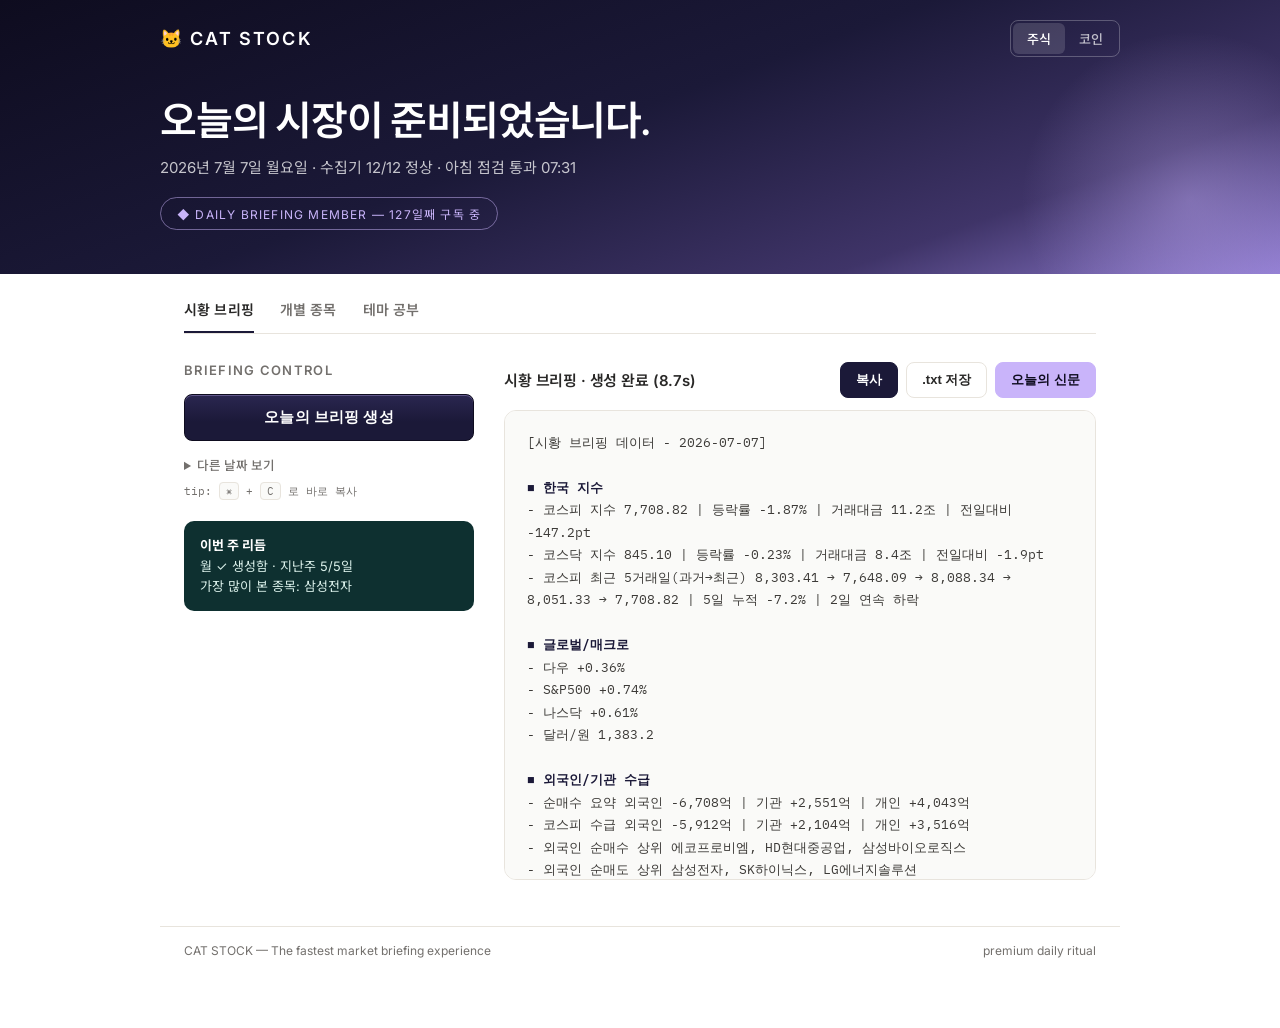
<file: docs/design_previews/app_superhuman.html>
<!DOCTYPE html>
<html lang="ko">
<head>
<meta charset="utf-8">
<meta name="viewport" content="width=device-width,initial-scale=1">
<title>CAT STOCK 앱 — Superhuman 스타일 미리보기</title>
<link href="https://fonts.googleapis.com/css2?family=Inter:wght@400;500;600;700&family=Noto+Sans+KR:wght@400;500;700&family=IBM+Plex+Mono:wght@400;500&display=swap" rel="stylesheet">
<style>
/* Superhuman-inspired: 딥 인디고 히어로 + 바이올렛 스카이 + 화이트 본문. "프리미엄 구독 멤버십" */
*{margin:0;padding:0;box-sizing:border-box;}
:root{
  --navy:#1b1938; --navy-deep:#0e0c1f; --violet:#c9b4fa; --ink:#292827; --mute:#73706d;
  --canvas:#fff; --soft:#fafaf8; --hairline:#e8e4dd; --teal:#0e3030; --teal-mid:#155555;
  --sans:"Inter","Noto Sans KR",sans-serif; --mono:"IBM Plex Mono",monospace;
}
body{background:var(--canvas);color:var(--ink);font-family:var(--sans);padding-bottom:70px;}
.hero{background:linear-gradient(160deg,var(--navy-deep) 0%,var(--navy) 46%,#3f3468 78%,#8f7bd0 100%);color:#fff;padding:0 24px 44px;position:relative;overflow:hidden;}
.hero::after{content:"";position:absolute;right:-80px;top:30px;width:340px;height:340px;border-radius:50%;
  background:radial-gradient(circle,rgba(201,180,250,.35),transparent 70%);}
.page{max-width:960px;margin:0 auto;position:relative;}
.topbar{display:flex;justify-content:space-between;align-items:center;padding:20px 0;}
.brand{font-weight:600;font-size:18px;letter-spacing:.12em;text-transform:uppercase;display:flex;align-items:center;gap:10px;}
.mode{display:flex;border:1px solid rgba(255,255,255,.25);border-radius:8px;padding:2px;font-size:13px;font-weight:500;}
.mode a{padding:6px 14px;border-radius:6px;color:rgba(255,255,255,.7);text-decoration:none;}
.mode a.on{background:rgba(255,255,255,.14);color:#fff;}
.hero h1{font-size:clamp(26px,3.8vw,40px);font-weight:600;letter-spacing:-.03em;line-height:1.12;max-width:22ch;word-break:keep-all;padding-top:22px;}
.hero .sub{margin-top:12px;font-size:15px;color:rgba(255,255,255,.75);}
.hero .member{display:inline-flex;align-items:center;gap:8px;margin-top:20px;font-size:12px;letter-spacing:.1em;text-transform:uppercase;
  border:1px solid rgba(201,180,250,.5);color:var(--violet);border-radius:9999px;padding:7px 16px;}
.deck{max-width:960px;margin:-1px auto 0;padding:0 24px;}
.tabs{display:flex;gap:26px;border-bottom:1px solid var(--hairline);padding-top:26px;}
.tabs a{font-size:14px;font-weight:600;color:var(--mute);text-decoration:none;padding-bottom:12px;border-bottom:2px solid transparent;letter-spacing:.01em;}
.tabs a.on{color:var(--ink);border-bottom-color:var(--navy);}
.panel{display:grid;grid-template-columns:290px minmax(0,1fr);gap:30px;padding-top:28px;}
.ctrl h2{font-size:13px;font-weight:600;letter-spacing:.1em;text-transform:uppercase;color:var(--mute);margin-bottom:16px;}
.ctrl details{margin-top:14px;}
.ctrl summary{font-size:12.5px;font-weight:500;color:var(--mute);cursor:pointer;}
.ctrl details[open] summary{margin-bottom:10px;}
.field{margin-bottom:16px;}
.field label{display:block;font-size:12.5px;font-weight:500;color:var(--mute);margin-bottom:6px;}
.field input{width:100%;background:var(--soft);border:1px solid var(--hairline);border-radius:8px;padding:11px 12px;font-size:14px;color:var(--ink);font-family:var(--sans);}
.gen{width:100%;background:linear-gradient(180deg,#2a2650,var(--navy) 60%);color:#fff;border:1px solid var(--navy-deep);border-radius:8px;padding:13px 0;font-size:14.5px;font-weight:600;cursor:pointer;letter-spacing:.01em;box-shadow:inset 0 1px 0 rgba(201,180,250,.35);}
.gen:hover{background:var(--navy-deep);}
.kbd{font-family:var(--mono);font-size:11px;color:var(--mute);margin-top:10px;}
.kbd span{border:1px solid var(--hairline);border-radius:4px;padding:1px 6px;background:var(--soft);}
.streak{margin-top:22px;background:var(--teal);color:#d9efe9;border-radius:10px;padding:14px 16px;font-size:13px;line-height:1.6;}
.streak b{color:#fff;}
.out-head{display:flex;justify-content:space-between;align-items:center;margin-bottom:12px;}
.out-head .t{font-size:15px;font-weight:600;letter-spacing:-.01em;}
.actions{display:flex;gap:8px;}
.btn{font-size:13px;font-weight:600;border-radius:8px;padding:8px 15px;cursor:pointer;border:1px solid var(--hairline);background:#fff;color:var(--ink);}
.btn.primary{background:var(--navy);border-color:var(--navy);color:#fff;}
.btn.violet{background:var(--violet);border-color:var(--violet);color:var(--navy-deep);}
.output{background:var(--soft);border:1px solid var(--hairline);border-radius:12px;padding:20px 22px;font-family:var(--mono);font-size:12.5px;line-height:1.8;white-space:pre-wrap;color:#3c3a37;max-height:calc(100vh - 430px);min-height:260px;overflow:auto;}
.output .sec{color:var(--navy);font-weight:600;}
.footer{max-width:960px;margin:46px auto 0;padding:16px 24px 0;border-top:1px solid var(--hairline);font-size:12px;color:var(--mute);display:flex;justify-content:space-between;}
@media(max-width:800px){.panel{grid-template-columns:1fr;}}
</style>
</head>
<body>
<div class="hero">
  <div class="page">
    <header class="topbar">
      <div class="brand">🐱 CAT STOCK</div>
      <nav class="mode"><a href="#" class="on">주식</a><a href="#">코인</a></nav>
    </header>
    <h1>오늘의 시장이 준비되었습니다.</h1>
    <div class="sub">2026년 7월 7일 월요일 · 수집기 12/12 정상 · 아침 점검 통과 07:31</div>
    <div class="member">◆ Daily Briefing Member — 127일째 구독 중</div>
  </div>
</div>

<div class="deck">
  <nav class="tabs"><a href="#" class="on">시황 브리핑</a><a href="#">개별 종목</a><a href="#">테마 공부</a></nav>

  <div class="panel">
    <aside class="ctrl">
      <h2>Briefing Control</h2>
      <button class="gen">오늘의 브리핑 생성</button>
      <details>
        <summary>다른 날짜 보기</summary>
        <div class="field"><label>분석 기준일</label><input value="2026-07-07"></div>
      </details>
      <div class="kbd">tip: <span>⌘</span> + <span>C</span> 로 바로 복사</div>
      <div class="streak"><b>이번 주 리듬</b><br>월 ✓ 생성함 · 지난주 5/5일<br>가장 많이 본 종목: 삼성전자</div>
    </aside>

    <main>
      <div class="out-head">
        <span class="t">시황 브리핑 · 생성 완료 (8.7s)</span>
        <span class="actions"><button class="btn primary">복사</button><button class="btn">.txt 저장</button><button class="btn violet">오늘의 신문</button></span>
      </div>
      <div class="output">[시황 브리핑 데이터 - 2026-07-07]

<span class="sec">■ 한국 지수</span>
- 코스피 지수 7,708.82 | 등락률 -1.87% | 거래대금 11.2조 | 전일대비 -147.2pt
- 코스닥 지수 845.10 | 등락률 -0.23% | 거래대금 8.4조 | 전일대비 -1.9pt
- 코스피 최근 5거래일(과거→최근) 8,303.41 → 7,648.09 → 8,088.34 → 8,051.33 → 7,708.82 | 5일 누적 -7.2% | 2일 연속 하락

<span class="sec">■ 글로벌/매크로</span>
- 다우 +0.36%
- S&P500 +0.74%
- 나스닥 +0.61%
- 달러/원 1,383.2

<span class="sec">■ 외국인/기관 수급</span>
- 순매수 요약 외국인 -6,708억 | 기관 +2,551억 | 개인 +4,043억
- 코스피 수급 외국인 -5,912억 | 기관 +2,104억 | 개인 +3,516억
- 외국인 순매수 상위 에코프로비엠, HD현대중공업, 삼성바이오로직스
- 외국인 순매도 상위 삼성전자, SK하이닉스, LG에너지솔루션
- 기관 순매수 상위 한화에어로스페이스, 두산에너빌리티

<span class="sec">■ 파생/프로그램 매매</span>
- 프로그램 차익 합산 -412억
- 프로그램 비차익 합산 -3,208억

<span class="sec">■ 시장 이벤트</span>
- 상한가 데이타솔루션, 우진엔텍
- 5% 이상 상승 종목 (KOSPI) 에코프로비엠 | 현재가 132,000 | 등락률 +7.14%, …

<span class="sec">■ 주요 뉴스</span>
- 삼성전자, 3분기 잠정 실적 앞두고 외국인 12일 연속 순매도 (이데일리)
- LFP 수주 랠리에 이차전지 소재주 일제히 강세 (한국경제)
- 원/달러 환율 1,380원대 재진입… 수출주 방어력 주목 (연합인포맥스)</div>
    </main>
  </div>
</div>

<footer class="footer"><span>CAT STOCK — The fastest market briefing experience</span><span>premium daily ritual</span></footer>
</body>
</html>
</file>
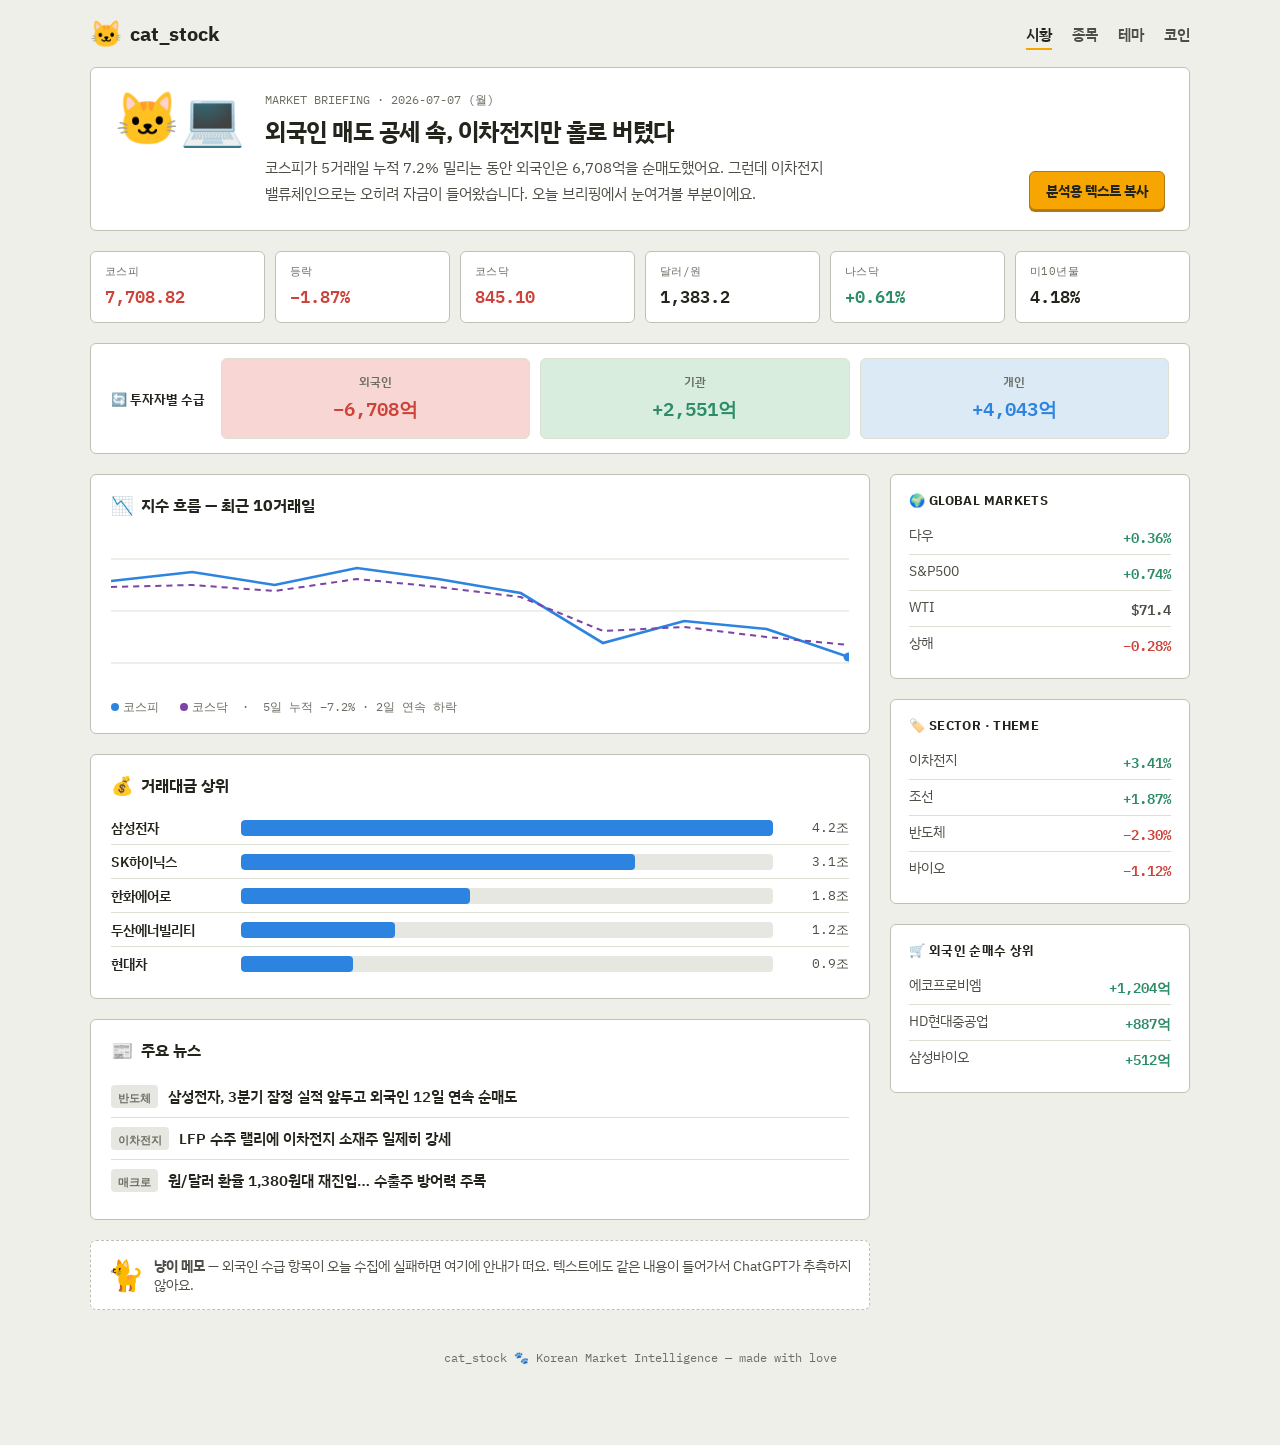
<file: docs/design_previews/posthog.html>
<!DOCTYPE html>
<html lang="ko">
<head>
<meta charset="utf-8">
<meta name="viewport" content="width=device-width,initial-scale=1">
<title>CAT STOCK — PostHog 스타일 미리보기</title>
<link href="https://fonts.googleapis.com/css2?family=IBM+Plex+Sans+KR:wght@400;500;600;700&family=IBM+Plex+Mono:wght@400;600&display=swap" rel="stylesheet">
<style>
/* PostHog-inspired: 따뜻한 크림 캔버스, 마스코트(고양이) 마지널리아, 흰 카드 + 올리브 보더, 옐로 CTA */
*{margin:0;padding:0;box-sizing:border-box;}
:root{
  --primary:#f7a501; --on-primary:#23251d; --ink:#23251d; --body:#4d4f46; --mute:#6c6e63;
  --hairline:#bfc1b7; --hairline-soft:#dcdfd2; --canvas:#eeefe9; --soft:#e5e7e0; --card:#fff;
  --red:#cd4239; --red-soft:#f7d6d3; --green:#2c8c66; --green-soft:#d9eddf; --blue:#2c84e0; --blue-soft:#dceaf6;
  --sans:"IBM Plex Sans KR",-apple-system,sans-serif; --mono:"IBM Plex Mono",monospace;
}
body{background:var(--canvas);color:var(--body);font-family:var(--sans);padding:0 20px 80px;}
.page{max-width:1100px;margin:0 auto;}
.topbar{display:flex;justify-content:space-between;align-items:center;padding:16px 0;}
.logo{font-weight:700;font-size:20px;color:var(--ink);display:flex;align-items:center;gap:8px;}
.logo .cat{font-size:26px;}
.nav a{color:var(--body);text-decoration:none;font-size:15px;font-weight:600;margin-left:20px;}
.nav a.active{color:var(--ink);border-bottom:2px solid var(--primary);padding-bottom:3px;}
.hero{display:flex;align-items:flex-start;gap:20px;background:var(--card);border:1px solid var(--hairline);border-radius:6px;padding:24px;margin-bottom:20px;position:relative;}
.hero .mascot{font-size:52px;line-height:1;}
.hero h1{font-size:24px;font-weight:800;letter-spacing:-.02em;color:var(--ink);word-break:keep-all;margin-bottom:8px;}
.hero p{font-size:15px;line-height:1.71;max-width:64ch;word-break:keep-all;}
.hero .date{font-family:var(--mono);font-size:12px;color:var(--mute);text-transform:uppercase;margin-bottom:6px;}
.hero .cta{position:absolute;right:24px;bottom:20px;background:var(--primary);color:var(--on-primary);font-size:14px;font-weight:700;border:1.5px solid #b17816;border-radius:6px;padding:9px 16px;text-decoration:none;box-shadow:0 2px 0 #b17816;}
.statrow{display:grid;grid-template-columns:repeat(6,1fr);gap:10px;margin-bottom:20px;}
.stat{background:var(--card);border:1px solid var(--hairline);border-radius:6px;padding:12px 14px;}
.stat .k{font-family:var(--mono);font-size:11px;color:var(--mute);text-transform:uppercase;letter-spacing:.04em;}
.stat .v{font-family:var(--mono);font-size:17px;font-weight:600;color:var(--ink);margin-top:3px;font-variant-numeric:tabular-nums;}
.stat.dn .v{color:var(--red);} .stat.up .v{color:var(--green);}
.grid{display:grid;grid-template-columns:minmax(0,1fr) 300px;gap:20px;}
.card{background:var(--card);border:1px solid var(--hairline);border-radius:6px;padding:18px 20px;margin-bottom:20px;}
.card h2{font-size:16px;font-weight:700;color:var(--ink);display:flex;align-items:center;gap:8px;margin-bottom:14px;}
.card h2 .emoji{font-size:18px;}
.chart svg{width:100%;height:160px;display:block;}
.legend{font-family:var(--mono);font-size:11.5px;color:var(--mute);margin-top:8px;}
.legend .dot{display:inline-block;width:8px;height:8px;border-radius:50%;margin-right:4px;}
.bars .row{display:grid;grid-template-columns:120px 1fr 66px;align-items:center;gap:10px;padding:7px 0;border-bottom:1px solid var(--hairline-soft);}
.bars .row:last-child{border-bottom:0;}
.bars .name{font-size:14px;font-weight:600;color:var(--ink);}
.bars .track{height:16px;background:var(--soft);border-radius:4px;overflow:hidden;}
.bars .fill{height:100%;background:var(--blue);border-radius:4px;}
.bars .val{font-family:var(--mono);font-size:12.5px;text-align:right;color:var(--body);}
.flow3{display:grid;grid-template-columns:repeat(3,1fr);gap:10px;}
.pill{border-radius:6px;padding:14px;text-align:center;border:1px solid var(--hairline-soft);}
.pill .k{font-size:12px;font-weight:600;color:var(--mute);}
.pill .v{font-family:var(--mono);font-size:19px;font-weight:600;margin-top:4px;}
.pill.sell{background:var(--red-soft);} .pill.sell .v{color:var(--red);}
.pill.buy{background:var(--green-soft);} .pill.buy .v{color:var(--green);}
.pill.neutral{background:var(--blue-soft);} .pill.neutral .v{color:var(--blue);}
.newsitem{display:flex;gap:10px;padding:9px 0;border-bottom:1px solid var(--hairline-soft);align-items:baseline;}
.newsitem:last-child{border-bottom:0;}
.newsitem .tag{flex-shrink:0;font-family:var(--mono);font-size:10.5px;font-weight:600;text-transform:uppercase;padding:2px 7px;border-radius:4px;background:var(--soft);color:var(--mute);}
.newsitem a{color:var(--ink);text-decoration:none;font-size:14.5px;font-weight:600;word-break:keep-all;}
.newsitem a:hover{color:#1d4ed8;text-decoration:underline;}
.sidecard{background:var(--card);border:1px solid var(--hairline);border-radius:6px;padding:16px 18px;margin-bottom:20px;}
.sidecard h3{font-size:13px;font-weight:700;color:var(--ink);text-transform:uppercase;letter-spacing:.03em;margin-bottom:10px;display:flex;gap:6px;align-items:center;}
.kv{display:flex;justify-content:space-between;padding:6px 0;border-bottom:1px solid var(--hairline-soft);font-size:13.5px;}
.kv:last-child{border-bottom:0;}
.kv b{font-family:var(--mono);font-weight:600;font-variant-numeric:tabular-nums;}
.kv b.up{color:var(--green);} .kv b.dn{color:var(--red);}
.catnote{background:var(--card);border:1.5px dashed var(--hairline);border-radius:6px;padding:14px 16px;font-size:13.5px;display:flex;gap:10px;align-items:center;}
.catnote .cat{font-size:30px;}
.footer{margin-top:40px;text-align:center;font-family:var(--mono);font-size:12px;color:var(--mute);}
@media(max-width:820px){.grid{grid-template-columns:1fr;}.statrow{grid-template-columns:repeat(3,1fr);}.hero .cta{position:static;display:inline-block;margin-top:12px;}}
</style>
</head>
<body>
<div class="page">
  <header class="topbar">
    <div class="logo"><span class="cat">🐱</span> cat_stock</div>
    <nav class="nav"><a href="#" class="active">시황</a><a href="#">종목</a><a href="#">테마</a><a href="#">코인</a></nav>
  </header>

  <section class="hero">
    <div class="mascot">🐱‍💻</div>
    <div>
      <div class="date">Market Briefing · 2026-07-07 (월)</div>
      <h1>외국인 매도 공세 속, 이차전지만 홀로 버텼다</h1>
      <p>코스피가 5거래일 누적 7.2% 밀리는 동안 외국인은 6,708억을 순매도했어요. 그런데 이차전지 밸류체인으로는 오히려 자금이 들어왔습니다. 오늘 브리핑에서 눈여겨볼 부분이에요.</p>
    </div>
    <a class="cta" href="#">분석용 텍스트 복사</a>
  </section>

  <section class="statrow">
    <div class="stat dn"><div class="k">코스피</div><div class="v">7,708.82</div></div>
    <div class="stat dn"><div class="k">등락</div><div class="v">−1.87%</div></div>
    <div class="stat dn"><div class="k">코스닥</div><div class="v">845.10</div></div>
    <div class="stat"><div class="k">달러/원</div><div class="v">1,383.2</div></div>
    <div class="stat up"><div class="k">나스닥</div><div class="v">+0.61%</div></div>
    <div class="stat"><div class="k">미10년물</div><div class="v">4.18%</div></div>
  </section>

  <section class="card" style="padding:14px 20px;margin-bottom:20px;">
    <div class="flow3" style="align-items:center;grid-template-columns:auto repeat(3,1fr);">
      <div style="font-size:13px;font-weight:700;color:var(--ink);padding-right:6px;">🔄 투자자별 수급</div>
      <div class="pill sell"><div class="k">외국인</div><div class="v">−6,708억</div></div>
      <div class="pill buy"><div class="k">기관</div><div class="v">+2,551억</div></div>
      <div class="pill neutral"><div class="k">개인</div><div class="v">+4,043억</div></div>
    </div>
  </section>

  <div class="grid">
    <main>
      <div class="card chart">
        <h2><span class="emoji">📉</span> 지수 흐름 — 최근 10거래일</h2>
        <svg viewBox="0 0 600 160" preserveAspectRatio="none">
          <line x1="0" y1="28" x2="600" y2="28" stroke="#dcdfd2"/>
          <line x1="0" y1="80" x2="600" y2="80" stroke="#dcdfd2"/>
          <line x1="0" y1="132" x2="600" y2="132" stroke="#dcdfd2"/>
          <polyline fill="none" stroke="#2c84e0" stroke-width="2.5" points="0,50 66,41 133,54 200,37 266,48 333,62 400,112 466,90 533,98 600,126"/>
          <polyline fill="none" stroke="#7c44a6" stroke-width="2" stroke-dasharray="5 4" points="0,56 66,54 133,60 200,48 266,56 333,66 400,100 466,96 533,106 600,114"/>
          <circle cx="600" cy="126" r="4.5" fill="#2c84e0"/>
        </svg>
        <div class="legend"><span class="dot" style="background:#2c84e0"></span>코스피 &nbsp; <span class="dot" style="background:#7c44a6"></span>코스닥 &nbsp;·&nbsp; 5일 누적 −7.2% · 2일 연속 하락</div>
      </div>

      <div class="card">
        <h2><span class="emoji">💰</span> 거래대금 상위</h2>
        <div class="bars">
          <div class="row"><div class="name">삼성전자</div><div class="track"><div class="fill" style="width:100%"></div></div><div class="val">4.2조</div></div>
          <div class="row"><div class="name">SK하이닉스</div><div class="track"><div class="fill" style="width:74%"></div></div><div class="val">3.1조</div></div>
          <div class="row"><div class="name">한화에어로</div><div class="track"><div class="fill" style="width:43%"></div></div><div class="val">1.8조</div></div>
          <div class="row"><div class="name">두산에너빌리티</div><div class="track"><div class="fill" style="width:29%"></div></div><div class="val">1.2조</div></div>
          <div class="row"><div class="name">현대차</div><div class="track"><div class="fill" style="width:21%"></div></div><div class="val">0.9조</div></div>
        </div>
      </div>

      <div class="card">
        <h2><span class="emoji">📰</span> 주요 뉴스</h2>
        <div class="newsitem"><span class="tag">반도체</span><a href="#">삼성전자, 3분기 잠정 실적 앞두고 외국인 12일 연속 순매도</a></div>
        <div class="newsitem"><span class="tag">이차전지</span><a href="#">LFP 수주 랠리에 이차전지 소재주 일제히 강세</a></div>
        <div class="newsitem"><span class="tag">매크로</span><a href="#">원/달러 환율 1,380원대 재진입… 수출주 방어력 주목</a></div>
      </div>

      <div class="catnote"><span class="cat">🐈</span> <span><b>냥이 메모</b> — 외국인 수급 항목이 오늘 수집에 실패하면 여기에 안내가 떠요. 텍스트에도 같은 내용이 들어가서 ChatGPT가 추측하지 않아요.</span></div>
    </main>

    <aside>
      <div class="sidecard">
        <h3>🌍 Global Markets</h3>
        <div class="kv"><span>다우</span><b class="up">+0.36%</b></div>
        <div class="kv"><span>S&amp;P500</span><b class="up">+0.74%</b></div>
        <div class="kv"><span>WTI</span><b>$71.4</b></div>
        <div class="kv"><span>상해</span><b class="dn">−0.28%</b></div>
      </div>
      <div class="sidecard">
        <h3>🏷️ Sector · Theme</h3>
        <div class="kv"><span>이차전지</span><b class="up">+3.41%</b></div>
        <div class="kv"><span>조선</span><b class="up">+1.87%</b></div>
        <div class="kv"><span>반도체</span><b class="dn">−2.30%</b></div>
        <div class="kv"><span>바이오</span><b class="dn">−1.12%</b></div>
      </div>
      <div class="sidecard">
        <h3>🛒 외국인 순매수 상위</h3>
        <div class="kv"><span>에코프로비엠</span><b class="up">+1,204억</b></div>
        <div class="kv"><span>HD현대중공업</span><b class="up">+887억</b></div>
        <div class="kv"><span>삼성바이오</span><b class="up">+512억</b></div>
      </div>
    </aside>
  </div>

  <footer class="footer">cat_stock 🐾 Korean Market Intelligence — made with love</footer>
</div>
</body>
</html>
</file>
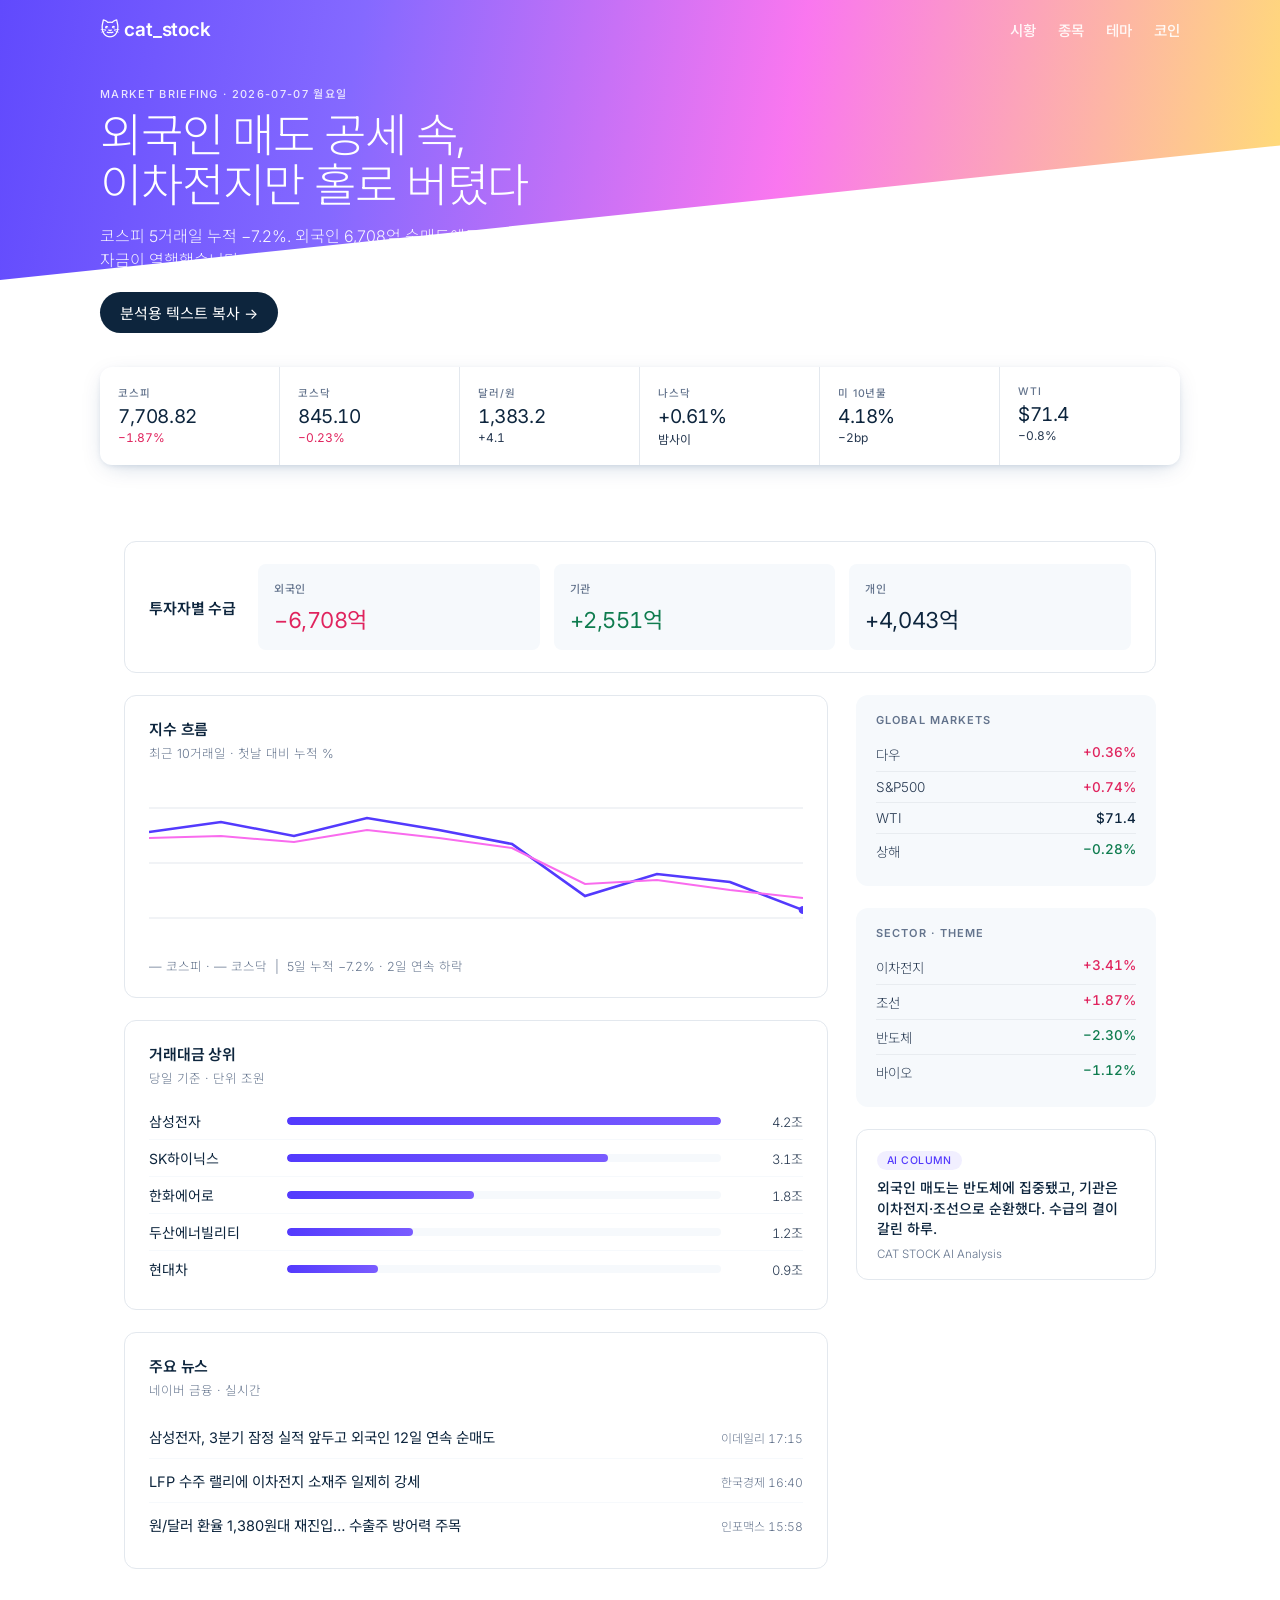
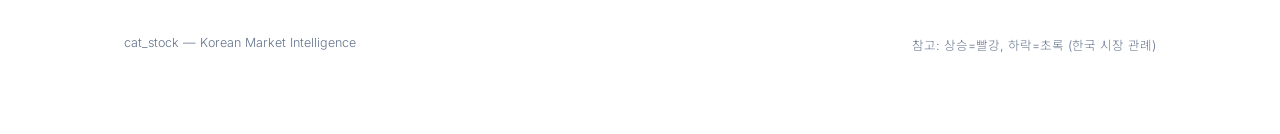
<file: docs/design_previews/stripe.html>
<!DOCTYPE html>
<html lang="ko">
<head>
<meta charset="utf-8">
<meta name="viewport" content="width=device-width,initial-scale=1">
<title>CAT STOCK — Stripe 스타일 미리보기</title>
<link href="https://fonts.googleapis.com/css2?family=Inter:wght@300;400;500;600&family=Noto+Sans+KR:wght@300;400;500;700&display=swap" rel="stylesheet">
<style>
/* Stripe-inspired: 네이비 잉크 + 일렉트릭 인디고, 상단 그라디언트 메시, 얇은 웨이트, tabular 숫자, 필 버튼 */
*{margin:0;padding:0;box-sizing:border-box;}
:root{
  --primary:#533afd; --primary-deep:#4434d4; --ink:#0d253d; --ink-2:#273951; --mute:#64748d;
  --canvas:#fff; --soft:#f6f9fc; --hairline:#e3e8ee; --ruby:#ea2261; --magenta:#f96bee;
  --sans:"Inter","Noto Sans KR",system-ui,sans-serif;
  --up:#e0245e; --dn:#0f7c4f;
}
body{background:var(--canvas);color:var(--ink-2);font-family:var(--sans);font-weight:300;padding-bottom:80px;}
.mesh{position:relative;overflow:hidden;padding:0 24px 40px;}
.mesh::before{content:"";position:absolute;inset:0;height:280px;transform:skewY(-6deg);transform-origin:top left;
  background:linear-gradient(100deg,#533afd 0%,#7a5cff 28%,#f96bee 62%,#ffd66e 100%);opacity:.92;z-index:-1;}
.page{max-width:1080px;margin:0 auto;}
.topbar{display:flex;justify-content:space-between;align-items:center;padding:18px 0;color:#fff;}
.logo{font-weight:600;font-size:19px;letter-spacing:-.01em;display:flex;align-items:center;gap:8px;}
.nav a{color:rgba(255,255,255,.9);text-decoration:none;font-size:14.5px;font-weight:500;margin-left:22px;}
.hero{padding:26px 0 34px;color:#fff;}
.hero .eyebrow{font-size:11px;font-weight:500;letter-spacing:.12em;text-transform:uppercase;opacity:.85;margin-bottom:10px;}
.hero h1{font-size:clamp(30px,4.4vw,46px);font-weight:300;letter-spacing:-.025em;line-height:1.08;max-width:22ch;word-break:keep-all;}
.hero p{font-size:16px;font-weight:300;max-width:56ch;margin-top:14px;opacity:.94;line-height:1.5;word-break:keep-all;}
.hero .cta{display:inline-flex;align-items:center;gap:6px;background:var(--ink);color:#fff;font-size:15px;font-weight:400;border-radius:9999px;padding:10px 20px;text-decoration:none;margin-top:20px;}
.statcard{background:var(--canvas);border-radius:12px;box-shadow:0 6px 24px -8px rgba(0,55,112,.25),0 2px 6px -2px rgba(0,55,112,.15);
  display:grid;grid-template-columns:repeat(6,1fr);overflow:hidden;}
.stat{padding:18px 18px;border-right:1px solid var(--hairline);}
.stat:last-child{border-right:0;}
.stat .k{font-size:10.5px;font-weight:500;letter-spacing:.08em;text-transform:uppercase;color:var(--mute);}
.stat .v{font-size:19px;font-weight:400;font-variant-numeric:tabular-nums;letter-spacing:-.02em;color:var(--ink);margin-top:5px;}
.stat .d{font-size:12px;font-variant-numeric:tabular-nums;margin-top:2px;font-weight:400;}
.d.up{color:var(--up);} .d.dn{color:var(--dn);}
.content{max-width:1080px;margin:36px auto 0;padding:0 24px;display:grid;grid-template-columns:minmax(0,1fr) 300px;gap:28px;}
.panel{background:var(--canvas);border:1px solid var(--hairline);border-radius:12px;padding:22px 24px;margin-bottom:22px;}
.panel h2{font-size:15px;font-weight:600;color:var(--ink);letter-spacing:-.01em;margin-bottom:4px;}
.panel .sub{font-size:12.5px;color:var(--mute);margin-bottom:16px;}
.chart svg{width:100%;height:170px;display:block;}
.bars .row{display:grid;grid-template-columns:126px 1fr 70px;align-items:center;gap:12px;padding:8px 0;border-bottom:1px solid var(--soft);}
.bars .row:last-child{border-bottom:0;}
.bars .name{font-size:14px;font-weight:400;color:var(--ink);}
.bars .track{height:8px;background:var(--soft);border-radius:9999px;overflow:hidden;}
.bars .fill{height:100%;background:linear-gradient(90deg,#533afd,#7a5cff);border-radius:9999px;}
.bars .val{font-size:13px;font-variant-numeric:tabular-nums;text-align:right;color:var(--ink-2);}
.flow3{display:grid;grid-template-columns:repeat(3,1fr);gap:14px;}
.flowcell{background:var(--soft);border-radius:8px;padding:16px;}
.flowcell .k{font-size:11px;font-weight:500;letter-spacing:.06em;text-transform:uppercase;color:var(--mute);}
.flowcell .v{font-size:22px;font-weight:400;font-variant-numeric:tabular-nums;letter-spacing:-.02em;margin-top:6px;}
.v.sell{color:var(--up);} .v.buy{color:var(--dn);} .v.neutral{color:var(--ink);}
.newsrow{display:flex;justify-content:space-between;gap:14px;padding:11px 0;border-bottom:1px solid var(--soft);align-items:baseline;}
.newsrow:last-child{border-bottom:0;}
.newsrow a{color:var(--ink);text-decoration:none;font-size:14.5px;font-weight:400;word-break:keep-all;}
.newsrow a:hover{color:var(--primary);}
.newsrow .src{flex-shrink:0;font-size:12px;color:var(--mute);font-variant-numeric:tabular-nums;}
.sidepanel{background:var(--soft);border-radius:12px;padding:18px 20px;margin-bottom:22px;}
.sidepanel h3{font-size:11px;font-weight:600;letter-spacing:.1em;text-transform:uppercase;color:var(--mute);margin-bottom:10px;}
.kv{display:flex;justify-content:space-between;padding:7px 0;border-bottom:1px solid rgba(13,37,61,.06);font-size:13.5px;}
.kv:last-child{border-bottom:0;}
.kv span{color:var(--ink-2);} .kv b{font-weight:500;font-variant-numeric:tabular-nums;color:var(--ink);}
.kv b.up{color:var(--up);} .kv b.dn{color:var(--dn);}
.badge{display:inline-block;font-size:10.5px;font-weight:500;letter-spacing:.04em;color:var(--primary);background:rgba(83,58,253,.08);border-radius:9999px;padding:3px 10px;margin-bottom:8px;}
.footer{max-width:1080px;margin:44px auto 0;padding:0 24px;font-size:12.5px;color:var(--mute);display:flex;justify-content:space-between;flex-wrap:wrap;gap:8px;}
@media(max-width:840px){.content{grid-template-columns:1fr;}.statcard{grid-template-columns:repeat(3,1fr);}.stat:nth-child(3){border-right:0;}}
</style>
</head>
<body>
<div class="mesh">
  <div class="page">
    <header class="topbar">
      <div class="logo">🐱 cat_stock</div>
      <nav class="nav"><a href="#">시황</a><a href="#">종목</a><a href="#">테마</a><a href="#">코인</a></nav>
    </header>
    <section class="hero">
      <div class="eyebrow">Market Briefing · 2026-07-07 월요일</div>
      <h1>외국인 매도 공세 속,<br>이차전지만 홀로 버텼다</h1>
      <p>코스피 5거래일 누적 −7.2%. 외국인 6,708억 순매도에도 이차전지 밸류체인으로는 자금이 역행했습니다. 아래 데이터를 그대로 복사해 분석에 쓰세요.</p>
      <a class="cta" href="#">분석용 텍스트 복사 →</a>
    </section>
    <section class="statcard">
      <div class="stat"><div class="k">코스피</div><div class="v">7,708.82</div><div class="d up">−1.87%</div></div>
      <div class="stat"><div class="k">코스닥</div><div class="v">845.10</div><div class="d up">−0.23%</div></div>
      <div class="stat"><div class="k">달러/원</div><div class="v">1,383.2</div><div class="d">+4.1</div></div>
      <div class="stat"><div class="k">나스닥</div><div class="v">+0.61%</div><div class="d">밤사이</div></div>
      <div class="stat"><div class="k">미 10년물</div><div class="v">4.18%</div><div class="d">−2bp</div></div>
      <div class="stat"><div class="k">WTI</div><div class="v">$71.4</div><div class="d">−0.8%</div></div>
    </section>
  </div>
</div>

<div class="content" style="display:block;margin-bottom:0;">
  <div class="panel" style="margin-top:0;display:grid;grid-template-columns:auto repeat(3,1fr);gap:14px;align-items:center;">
    <h2 style="margin:0;padding-right:8px;">투자자별 수급</h2>
    <div class="flowcell"><div class="k">외국인</div><div class="v sell">−6,708억</div></div>
    <div class="flowcell"><div class="k">기관</div><div class="v buy">+2,551억</div></div>
    <div class="flowcell"><div class="k">개인</div><div class="v neutral">+4,043억</div></div>
  </div>
</div>

<div class="content" style="margin-top:0;">
  <main>
    <div class="panel chart">
      <h2>지수 흐름</h2>
      <div class="sub">최근 10거래일 · 첫날 대비 누적 %</div>
      <svg viewBox="0 0 600 170" preserveAspectRatio="none">
        <line x1="0" y1="30" x2="600" y2="30" stroke="#e3e8ee"/>
        <line x1="0" y1="85" x2="600" y2="85" stroke="#e3e8ee"/>
        <line x1="0" y1="140" x2="600" y2="140" stroke="#e3e8ee"/>
        <polyline fill="none" stroke="#533afd" stroke-width="2.5" points="0,54 66,44 133,58 200,40 266,52 333,66 400,118 466,96 533,104 600,132"/>
        <polyline fill="none" stroke="#f96bee" stroke-width="2" points="0,60 66,58 133,64 200,52 266,60 333,70 400,106 466,102 533,112 600,120"/>
        <circle cx="600" cy="132" r="4" fill="#533afd"/>
      </svg>
      <div class="sub" style="margin:8px 0 0;">— 코스피 · — 코스닥 &nbsp;|&nbsp; 5일 누적 −7.2% · 2일 연속 하락</div>
    </div>

    <div class="panel">
      <h2>거래대금 상위</h2>
      <div class="sub">당일 기준 · 단위 조원</div>
      <div class="bars">
        <div class="row"><div class="name">삼성전자</div><div class="track"><div class="fill" style="width:100%"></div></div><div class="val">4.2조</div></div>
        <div class="row"><div class="name">SK하이닉스</div><div class="track"><div class="fill" style="width:74%"></div></div><div class="val">3.1조</div></div>
        <div class="row"><div class="name">한화에어로</div><div class="track"><div class="fill" style="width:43%"></div></div><div class="val">1.8조</div></div>
        <div class="row"><div class="name">두산에너빌리티</div><div class="track"><div class="fill" style="width:29%"></div></div><div class="val">1.2조</div></div>
        <div class="row"><div class="name">현대차</div><div class="track"><div class="fill" style="width:21%"></div></div><div class="val">0.9조</div></div>
      </div>
    </div>

    <div class="panel">
      <h2>주요 뉴스</h2>
      <div class="sub">네이버 금융 · 실시간</div>
      <div class="newsrow"><a href="#">삼성전자, 3분기 잠정 실적 앞두고 외국인 12일 연속 순매도</a><span class="src">이데일리 17:15</span></div>
      <div class="newsrow"><a href="#">LFP 수주 랠리에 이차전지 소재주 일제히 강세</a><span class="src">한국경제 16:40</span></div>
      <div class="newsrow"><a href="#">원/달러 환율 1,380원대 재진입… 수출주 방어력 주목</a><span class="src">인포맥스 15:58</span></div>
    </div>
  </main>

  <aside>
    <div class="sidepanel">
      <h3>Global Markets</h3>
      <div class="kv"><span>다우</span><b class="up">+0.36%</b></div>
      <div class="kv"><span>S&amp;P500</span><b class="up">+0.74%</b></div>
      <div class="kv"><span>WTI</span><b>$71.4</b></div>
      <div class="kv"><span>상해</span><b class="dn">−0.28%</b></div>
    </div>
    <div class="sidepanel">
      <h3>Sector · Theme</h3>
      <div class="kv"><span>이차전지</span><b class="up">+3.41%</b></div>
      <div class="kv"><span>조선</span><b class="up">+1.87%</b></div>
      <div class="kv"><span>반도체</span><b class="dn">−2.30%</b></div>
      <div class="kv"><span>바이오</span><b class="dn">−1.12%</b></div>
    </div>
    <div class="sidepanel" style="background:#fff;border:1px solid var(--hairline);">
      <span class="badge">AI COLUMN</span>
      <div style="font-size:14px;font-weight:500;color:var(--ink);line-height:1.45;word-break:keep-all;">외국인 매도는 반도체에 집중됐고, 기관은 이차전지·조선으로 순환했다. 수급의 결이 갈린 하루.</div>
      <div style="font-size:11.5px;color:var(--mute);margin-top:8px;">CAT STOCK AI Analysis</div>
    </div>
  </aside>
</div>

<footer class="footer"><span>cat_stock — Korean Market Intelligence</span><span>참고: 상승=빨강, 하락=초록 (한국 시장 관례)</span></footer>
</body>
</html>
</file>
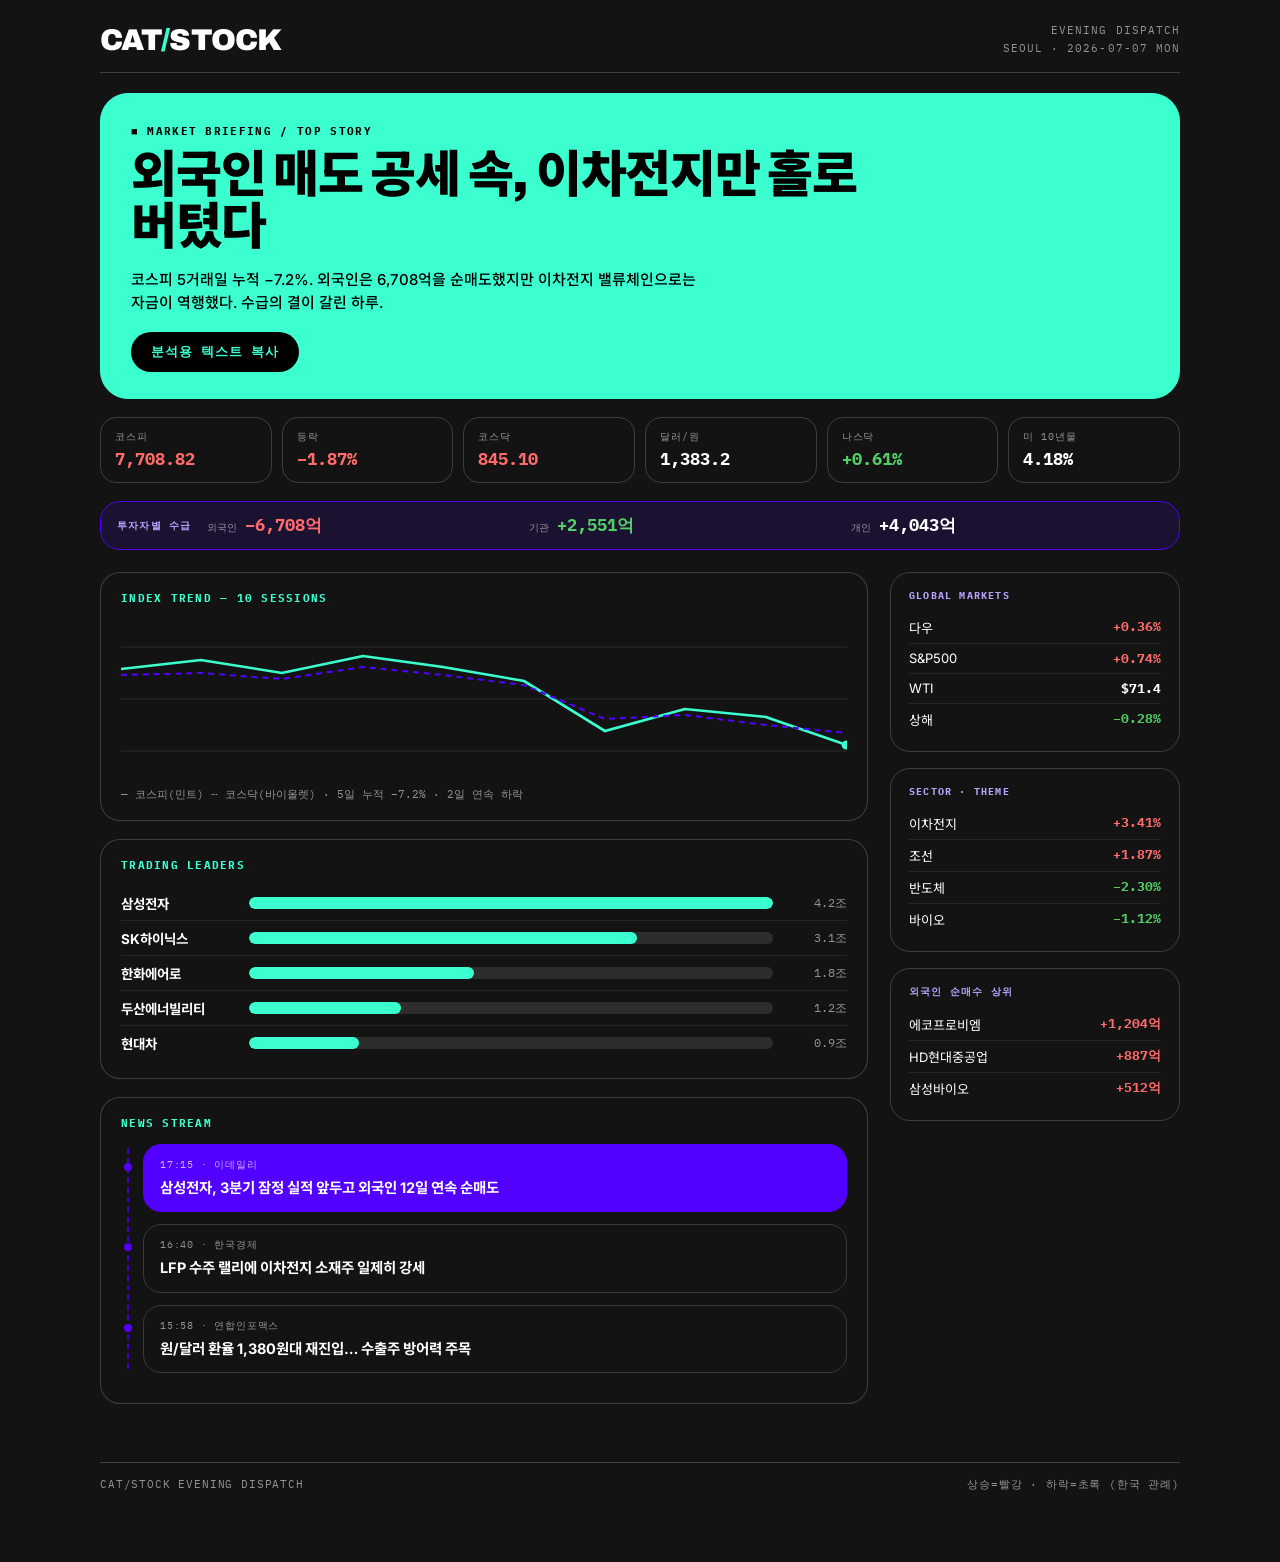
<file: docs/design_previews/theverge.html>
<!DOCTYPE html>
<html lang="ko">
<head>
<meta charset="utf-8">
<meta name="viewport" content="width=device-width,initial-scale=1">
<title>CAT STOCK — The Verge 스타일 미리보기 (이브닝판)</title>
<link href="https://fonts.googleapis.com/css2?family=Archivo:wght@500;700;900&family=Noto+Sans+KR:wght@500;700;900&family=Inter:wght@400;500;700&family=IBM+Plex+Mono:wght@400;500;700&display=swap" rel="stylesheet">
<style>
/* The Verge-inspired: 다크 에디토리얼 + 애시드 민트/울트라바이올렛 해저드 + 라운드 컬러블록 타일 + StoryStream */
*{margin:0;padding:0;box-sizing:border-box;}
:root{
  --canvas:#131313; --slate:#2d2d2d; --mint:#3cffd0; --violet:#5200ff; --violet-deep:#3d00bf;
  --mint-border:#309875; --ink:#fff; --mute:rgba(255,255,255,.55);
  --display:"Archivo","Noto Sans KR",sans-serif; --sans:"Inter","Noto Sans KR",sans-serif; --mono:"IBM Plex Mono",monospace;
  --up:#ff6b6b; --dn:#51cf66;
}
body{background:var(--canvas);color:var(--ink);font-family:var(--sans);padding:0 20px 70px;}
.page{max-width:1080px;margin:0 auto;}
.masthead{padding:22px 0 14px;display:flex;justify-content:space-between;align-items:center;border-bottom:1px solid rgba(255,255,255,.2);}
.brand{font-family:var(--display);font-weight:900;font-size:30px;letter-spacing:-.03em;text-transform:uppercase;}
.brand span{color:var(--mint);}
.masthead .ed{font-family:var(--mono);font-size:10.5px;text-transform:uppercase;letter-spacing:.1em;color:var(--mute);text-align:right;line-height:1.7;}
.hero{border:1px solid var(--mint);border-radius:28px;background:var(--mint);color:#000;padding:30px 30px 26px;margin-top:20px;}
.hero .eyebrow{font-family:var(--mono);font-size:11px;font-weight:700;letter-spacing:.12em;text-transform:uppercase;margin-bottom:12px;}
.hero h1{font-family:var(--display);font-size:clamp(28px,4.6vw,50px);font-weight:900;line-height:1.04;letter-spacing:-.025em;word-break:keep-all;max-width:22ch;}
.hero p{font-size:15px;font-weight:500;margin-top:14px;max-width:60ch;line-height:1.55;word-break:keep-all;}
.hero .cta{display:inline-block;margin-top:18px;background:#000;color:var(--mint);font-family:var(--mono);font-size:12.5px;font-weight:700;letter-spacing:.06em;text-transform:uppercase;border-radius:9999px;padding:11px 20px;text-decoration:none;}
.ticker{display:grid;grid-template-columns:repeat(6,1fr);gap:10px;margin:18px 0;}
.tick{border:1px solid rgba(255,255,255,.18);border-radius:16px;padding:12px 14px;}
.tick .k{font-family:var(--mono);font-size:9.5px;letter-spacing:.09em;text-transform:uppercase;color:var(--mute);}
.tick .v{font-family:var(--mono);font-size:16.5px;font-weight:700;margin-top:4px;font-variant-numeric:tabular-nums;}
.tick.dn .v{color:var(--up);} .tick.up .v{color:var(--dn);}
.flowband{display:grid;grid-template-columns:auto repeat(3,1fr);gap:10px;align-items:center;border:1px solid var(--violet);border-radius:20px;padding:12px 16px;margin-bottom:22px;background:rgba(82,0,255,.12);}
.flowband .lbl{font-family:var(--mono);font-size:10px;font-weight:700;letter-spacing:.12em;text-transform:uppercase;color:#b9a3ff;padding-right:6px;}
.flowband .cell{display:flex;align-items:baseline;gap:8px;}
.flowband .k{font-family:var(--mono);font-size:10px;text-transform:uppercase;color:var(--mute);}
.flowband .v{font-family:var(--mono);font-size:17px;font-weight:700;}
.grid{display:grid;grid-template-columns:minmax(0,1fr) 290px;gap:22px;}
.tile{border:1px solid rgba(255,255,255,.18);border-radius:20px;padding:18px 20px;margin-bottom:18px;background:var(--canvas);}
.tile h2{font-family:var(--mono);font-size:10.5px;font-weight:700;letter-spacing:.12em;text-transform:uppercase;color:var(--mint);margin-bottom:14px;}
.chart svg{width:100%;height:160px;display:block;}
.cap{font-family:var(--mono);font-size:10.5px;color:var(--mute);margin-top:8px;}
.bars .row{display:grid;grid-template-columns:118px 1fr 64px;align-items:center;gap:10px;padding:7px 0;border-bottom:1px solid rgba(255,255,255,.08);}
.bars .row:last-child{border-bottom:0;}
.bars .name{font-size:13.5px;font-weight:700;}
.bars .track{height:12px;background:var(--slate);border-radius:9999px;overflow:hidden;}
.bars .fill{height:100%;background:var(--mint);border-radius:9999px;}
.bars .val{font-family:var(--mono);font-size:12px;text-align:right;color:var(--mute);}
.stream{position:relative;padding-left:22px;}
.stream::before{content:"";position:absolute;left:6px;top:4px;bottom:4px;border-left:2px dashed var(--violet-deep);}
.post{position:relative;border:1px solid rgba(255,255,255,.16);border-radius:18px;padding:13px 16px;margin-bottom:12px;}
.post::before{content:"";position:absolute;left:-20px;top:18px;width:8px;height:8px;border-radius:50%;background:var(--violet);}
.post .ts{font-family:var(--mono);font-size:10px;letter-spacing:.08em;text-transform:uppercase;color:var(--mute);margin-bottom:5px;}
.post a{color:var(--ink);text-decoration:none;font-size:14.5px;font-weight:700;line-height:1.4;word-break:keep-all;}
.post a:hover{color:var(--mint);}
.post.hot{background:var(--violet);border-color:var(--violet);}
.post.hot .ts{color:rgba(255,255,255,.7);}
.side .block{border:1px solid rgba(255,255,255,.18);border-radius:20px;padding:16px 18px;margin-bottom:16px;}
.side h3{font-family:var(--mono);font-size:10px;font-weight:700;letter-spacing:.12em;text-transform:uppercase;color:#b9a3ff;margin-bottom:10px;}
.kv{display:flex;justify-content:space-between;padding:6px 0;border-bottom:1px solid rgba(255,255,255,.08);font-size:13px;}
.kv:last-child{border-bottom:0;}
.kv b{font-family:var(--mono);font-weight:700;font-variant-numeric:tabular-nums;}
.kv b.up{color:var(--up);} .kv b.dn{color:var(--dn);}
.footer{margin-top:40px;border-top:1px solid rgba(255,255,255,.2);padding-top:14px;font-family:var(--mono);font-size:10.5px;letter-spacing:.08em;text-transform:uppercase;color:var(--mute);display:flex;justify-content:space-between;}
@media(max-width:840px){.grid{grid-template-columns:1fr;}.ticker{grid-template-columns:repeat(3,1fr);}.flowband{grid-template-columns:1fr;}}
</style>
</head>
<body>
<div class="page">
  <header class="masthead">
    <div class="brand">CAT<span>/</span>STOCK</div>
    <div class="ed">Evening Dispatch<br>Seoul · 2026-07-07 MON</div>
  </header>

  <section class="hero">
    <div class="eyebrow">■ Market Briefing / Top Story</div>
    <h1>외국인 매도 공세 속, 이차전지만 홀로 버텼다</h1>
    <p>코스피 5거래일 누적 −7.2%. 외국인은 6,708억을 순매도했지만 이차전지 밸류체인으로는 자금이 역행했다. 수급의 결이 갈린 하루.</p>
    <a class="cta" href="#">분석용 텍스트 복사</a>
  </section>

  <section class="ticker">
    <div class="tick dn"><div class="k">코스피</div><div class="v">7,708.82</div></div>
    <div class="tick dn"><div class="k">등락</div><div class="v">−1.87%</div></div>
    <div class="tick dn"><div class="k">코스닥</div><div class="v">845.10</div></div>
    <div class="tick"><div class="k">달러/원</div><div class="v">1,383.2</div></div>
    <div class="tick up"><div class="k">나스닥</div><div class="v">+0.61%</div></div>
    <div class="tick"><div class="k">미 10년물</div><div class="v">4.18%</div></div>
  </section>

  <section class="flowband">
    <div class="lbl">투자자별 수급</div>
    <div class="cell"><span class="k">외국인</span><span class="v" style="color:var(--up)">−6,708억</span></div>
    <div class="cell"><span class="k">기관</span><span class="v" style="color:var(--dn)">+2,551억</span></div>
    <div class="cell"><span class="k">개인</span><span class="v">+4,043억</span></div>
  </section>

  <div class="grid">
    <main>
      <div class="tile chart">
        <h2>Index Trend — 10 Sessions</h2>
        <svg viewBox="0 0 600 160" preserveAspectRatio="none">
          <line x1="0" y1="28" x2="600" y2="28" stroke="rgba(255,255,255,.1)"/>
          <line x1="0" y1="80" x2="600" y2="80" stroke="rgba(255,255,255,.1)"/>
          <line x1="0" y1="132" x2="600" y2="132" stroke="rgba(255,255,255,.1)"/>
          <polyline fill="none" stroke="#3cffd0" stroke-width="2.5" points="0,50 66,41 133,54 200,37 266,48 333,62 400,112 466,90 533,98 600,126"/>
          <polyline fill="none" stroke="#5200ff" stroke-width="2" stroke-dasharray="5 4" points="0,56 66,54 133,60 200,48 266,56 333,66 400,100 466,96 533,106 600,114"/>
          <circle cx="600" cy="126" r="4.5" fill="#3cffd0"/>
        </svg>
        <div class="cap">— 코스피(민트) ┄ 코스닥(바이올렛) · 5일 누적 −7.2% · 2일 연속 하락</div>
      </div>

      <div class="tile">
        <h2>Trading Leaders</h2>
        <div class="bars">
          <div class="row"><div class="name">삼성전자</div><div class="track"><div class="fill" style="width:100%"></div></div><div class="val">4.2조</div></div>
          <div class="row"><div class="name">SK하이닉스</div><div class="track"><div class="fill" style="width:74%"></div></div><div class="val">3.1조</div></div>
          <div class="row"><div class="name">한화에어로</div><div class="track"><div class="fill" style="width:43%"></div></div><div class="val">1.8조</div></div>
          <div class="row"><div class="name">두산에너빌리티</div><div class="track"><div class="fill" style="width:29%"></div></div><div class="val">1.2조</div></div>
          <div class="row"><div class="name">현대차</div><div class="track"><div class="fill" style="width:21%"></div></div><div class="val">0.9조</div></div>
        </div>
      </div>

      <div class="tile">
        <h2>News Stream</h2>
        <div class="stream">
          <div class="post hot"><div class="ts">17:15 · 이데일리</div><a href="#">삼성전자, 3분기 잠정 실적 앞두고 외국인 12일 연속 순매도</a></div>
          <div class="post"><div class="ts">16:40 · 한국경제</div><a href="#">LFP 수주 랠리에 이차전지 소재주 일제히 강세</a></div>
          <div class="post"><div class="ts">15:58 · 연합인포맥스</div><a href="#">원/달러 환율 1,380원대 재진입… 수출주 방어력 주목</a></div>
        </div>
      </div>
    </main>

    <aside class="side">
      <div class="block">
        <h3>Global Markets</h3>
        <div class="kv"><span>다우</span><b class="up">+0.36%</b></div>
        <div class="kv"><span>S&amp;P500</span><b class="up">+0.74%</b></div>
        <div class="kv"><span>WTI</span><b>$71.4</b></div>
        <div class="kv"><span>상해</span><b class="dn">−0.28%</b></div>
      </div>
      <div class="block">
        <h3>Sector · Theme</h3>
        <div class="kv"><span>이차전지</span><b class="up">+3.41%</b></div>
        <div class="kv"><span>조선</span><b class="up">+1.87%</b></div>
        <div class="kv"><span>반도체</span><b class="dn">−2.30%</b></div>
        <div class="kv"><span>바이오</span><b class="dn">−1.12%</b></div>
      </div>
      <div class="block">
        <h3>외국인 순매수 상위</h3>
        <div class="kv"><span>에코프로비엠</span><b class="up">+1,204억</b></div>
        <div class="kv"><span>HD현대중공업</span><b class="up">+887억</b></div>
        <div class="kv"><span>삼성바이오</span><b class="up">+512억</b></div>
      </div>
    </aside>
  </div>

  <footer class="footer"><span>CAT/STOCK Evening Dispatch</span><span>상승=빨강 · 하락=초록 (한국 관례)</span></footer>
</div>
</body>
</html>
</file>
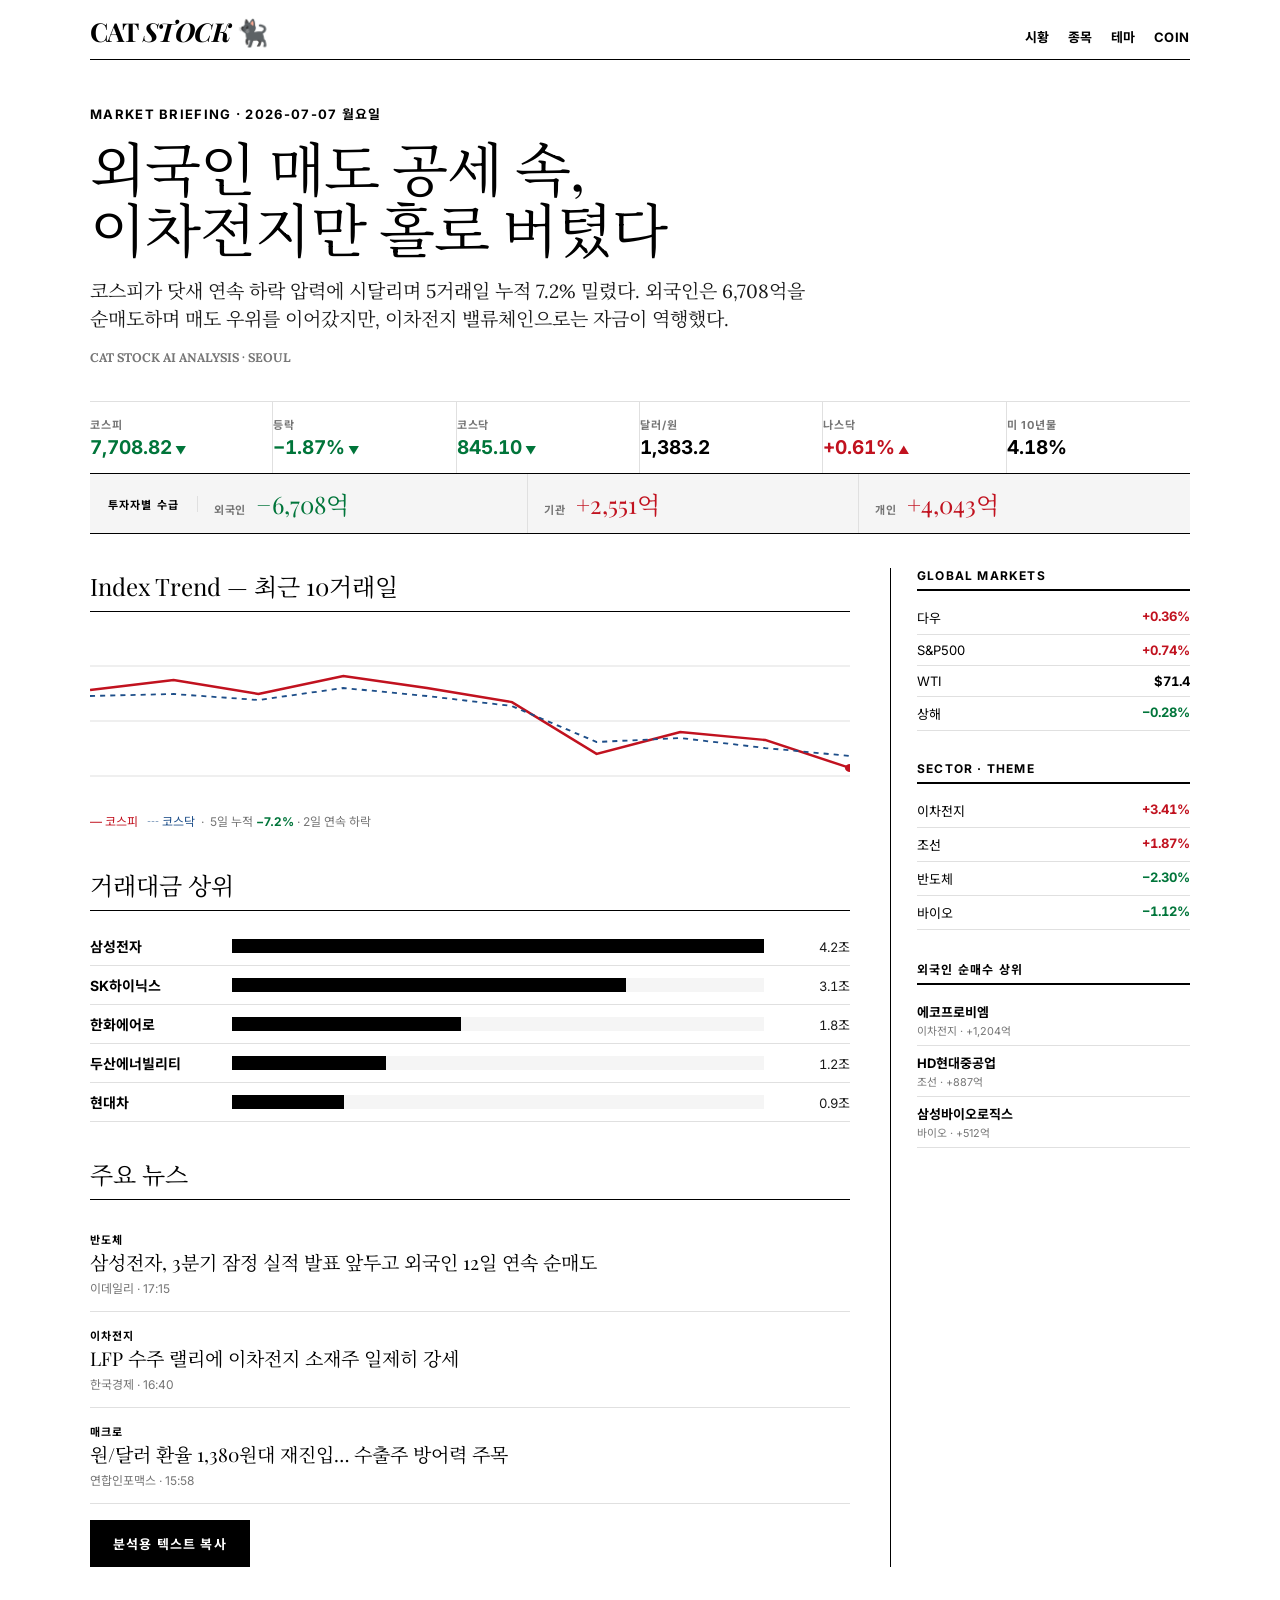
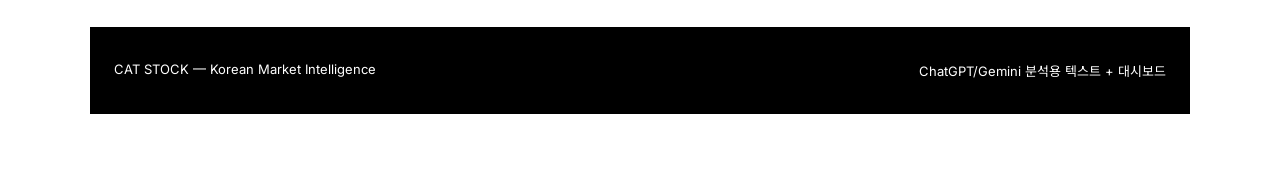
<file: docs/design_previews/wired.html>
<!DOCTYPE html>
<html lang="ko">
<head>
<meta charset="utf-8">
<meta name="viewport" content="width=device-width,initial-scale=1">
<title>CAT STOCK — Wired 스타일 미리보기</title>
<link href="https://fonts.googleapis.com/css2?family=Playfair+Display:wght@400;700&family=Lora:ital,wght@0,400;0,600;1,400&family=Inter:wght@400;700&family=Noto+Serif+KR:wght@400;600;900&family=Noto+Sans+KR:wght@400;700&display=swap" rel="stylesheet">
<style>
/* Wired-inspired: 흑백 에디토리얼, 세리프 디스플레이, 사각 지오메트리, 헤어라인 */
*{margin:0;padding:0;box-sizing:border-box;}
:root{
  --ink:#000; --ink-soft:#1a1a1a; --body:#757575; --hairline:#e0e0e0;
  --canvas:#fff; --canvas-soft:#f5f5f5; --link:#057dbc;
  --up:#c1121f; --dn:#00753a; /* 데이터 신호색: 잉크는 흑백, 숫자에만 컬러 (상승=빨강, 한국 관례) */
  --serif-display:"Playfair Display","Noto Serif KR",Georgia,serif;
  --serif-body:"Lora","Noto Serif KR",Georgia,serif;
  --sans:"Inter","Noto Sans KR",Helvetica,Arial,sans-serif;
}
body{background:var(--canvas);color:var(--ink);font-family:var(--serif-body);padding:0 20px 80px;}
.page{max-width:1100px;margin:0 auto;}
.masthead{padding:14px 0 10px;border-bottom:1px solid var(--ink);display:flex;justify-content:space-between;align-items:baseline;}
.masthead .brand{font-family:var(--serif-display);font-weight:700;font-size:26px;letter-spacing:-.02em;}
.masthead .brand span{font-style:italic;}
.masthead nav{font-family:var(--sans);font-size:13px;font-weight:700;letter-spacing:.04em;}
.masthead nav a{color:var(--ink);text-decoration:none;margin-left:18px;}
.hero{padding:44px 0 30px;border-bottom:1px solid var(--hairline);}
.eyebrow{font-family:var(--sans);font-size:13px;font-weight:700;letter-spacing:.1em;text-transform:uppercase;margin-bottom:14px;}
.hero h1{font-family:var(--serif-display);font-size:clamp(34px,5vw,58px);font-weight:400;line-height:1.05;letter-spacing:-.015em;max-width:19ch;word-break:keep-all;}
.hero .lede{font-size:19px;line-height:1.5;color:var(--ink-soft);max-width:60ch;margin-top:18px;word-break:keep-all;}
.byline{font-size:12.5px;font-weight:700;color:var(--body);line-height:2.2;margin-top:10px;}
.stat-strip{display:grid;grid-template-columns:repeat(6,1fr);border-bottom:1px solid var(--ink);}
.stat{padding:14px 14px 14px 0;border-right:1px solid var(--hairline);}
.stat:last-child{border-right:0;}
.stat .k{font-family:var(--sans);font-size:11px;font-weight:700;letter-spacing:.08em;text-transform:uppercase;color:var(--body);margin-bottom:4px;}
.stat .v{font-family:var(--sans);font-size:19px;font-weight:700;font-variant-numeric:tabular-nums;}
.neg .v{color:var(--dn);} .neg .v::after{content:" ▼";font-size:11px;}
.pos .v{color:var(--up);} .pos .v::after{content:" ▲";font-size:11px;}
.grid{display:grid;grid-template-columns:minmax(0,1fr) 300px;gap:40px;padding-top:34px;}
h2.sec{font-family:var(--serif-display);font-size:24px;font-weight:400;padding-bottom:8px;border-bottom:1px solid var(--ink);margin:34px 0 16px;}
h2.sec:first-child{margin-top:0;}
.chart{padding:8px 0 4px;}
.chart svg{width:100%;height:170px;display:block;}
.chart-cap{font-family:var(--sans);font-size:12px;color:var(--body);margin-top:6px;}
.bars .row{display:grid;grid-template-columns:130px 1fr 74px;align-items:center;gap:12px;padding:9px 0;border-bottom:1px solid var(--hairline);}
.bars .name{font-family:var(--sans);font-size:14px;font-weight:700;}
.bars .track{height:14px;background:var(--canvas-soft);}
.bars .fill{height:100%;background:var(--ink);}
.bars .val{font-family:var(--sans);font-size:13px;font-variant-numeric:tabular-nums;text-align:right;color:var(--ink-soft);}
.flowband{display:grid;grid-template-columns:auto repeat(3,1fr);align-items:center;border-bottom:1px solid var(--ink);background:var(--canvas-soft);}
.flowband .lbl{font-family:var(--sans);font-size:11px;font-weight:700;letter-spacing:.1em;text-transform:uppercase;padding:0 18px;border-right:1px solid var(--hairline);}
.flowcell{padding:12px 16px;border-right:1px solid var(--hairline);display:flex;align-items:baseline;gap:10px;}
.flowcell:last-child{border-right:0;}
.flowcell .k{font-family:var(--sans);font-size:11px;font-weight:700;letter-spacing:.08em;text-transform:uppercase;color:var(--body);}
.flowcell .v{font-family:var(--serif-display);font-size:24px;font-variant-numeric:tabular-nums;}
.story{padding:15px 0;border-bottom:1px solid var(--hairline);}
.story .cat{font-family:var(--sans);font-size:11px;font-weight:700;letter-spacing:.08em;text-transform:uppercase;margin-bottom:4px;}
.story h3{font-family:var(--serif-display);font-size:19px;font-weight:400;line-height:1.25;word-break:keep-all;}
.story h3 a{color:var(--ink);text-decoration:none;}
.story h3 a:hover{color:var(--link);}
.story .meta{font-family:var(--sans);font-size:12px;color:var(--body);margin-top:4px;}
.sidebar{border-left:1px solid var(--ink);padding-left:26px;}
.sb-title{font-family:var(--sans);font-size:12px;font-weight:700;letter-spacing:.1em;text-transform:uppercase;border-bottom:2px solid var(--ink);padding-bottom:6px;margin:0 0 10px;}
.sb-block{margin-bottom:30px;}
.kv{display:flex;justify-content:space-between;padding:7px 0;border-bottom:1px solid var(--hairline);font-family:var(--sans);font-size:13px;}
.kv b{font-variant-numeric:tabular-nums;font-weight:700;}
.kv b.up{color:var(--up);} .kv b.dn{color:var(--dn);}
.list-item{padding:7px 0;border-bottom:1px solid var(--hairline);font-family:var(--sans);font-size:13px;font-weight:700;}
.list-item small{display:block;font-weight:400;color:var(--body);margin-top:1px;}
.cta{display:inline-block;background:var(--ink);color:#fff;font-family:var(--sans);font-size:13px;font-weight:700;letter-spacing:.09em;text-transform:uppercase;padding:13px 22px;text-decoration:none;margin-top:16px;border:1px solid var(--ink);}
.cta:hover{background:#fff;color:var(--ink);}
.footer{margin-top:60px;background:var(--ink);color:#fff;padding:34px 24px;font-family:var(--sans);font-size:13px;display:flex;justify-content:space-between;flex-wrap:wrap;gap:10px;}
@media(max-width:820px){.grid{grid-template-columns:1fr;}.sidebar{border-left:0;padding-left:0;border-top:2px solid var(--ink);padding-top:20px;}.stat-strip{grid-template-columns:repeat(3,1fr);}.stat:nth-child(3){border-right:0;}.flowband{grid-template-columns:1fr;}.flowband .lbl{padding:10px 0 0;border-right:0;}}
</style>
</head>
<body>
<div class="page">
  <header class="masthead">
    <div class="brand">CAT <span>STOCK</span> 🐈‍⬛</div>
    <nav><a href="#">시황</a><a href="#">종목</a><a href="#">테마</a><a href="#">COIN</a></nav>
  </header>

  <section class="hero">
    <div class="eyebrow">Market Briefing · 2026-07-07 월요일</div>
    <h1>외국인 매도 공세 속, 이차전지만 홀로 버텼다</h1>
    <p class="lede">코스피가 닷새 연속 하락 압력에 시달리며 5거래일 누적 7.2% 밀렸다. 외국인은 6,708억을 순매도하며 매도 우위를 이어갔지만, 이차전지 밸류체인으로는 자금이 역행했다.</p>
    <div class="byline">CAT STOCK AI ANALYSIS · SEOUL</div>
  </section>

  <section class="stat-strip">
    <div class="stat neg"><div class="k">코스피</div><div class="v">7,708.82</div></div>
    <div class="stat neg"><div class="k">등락</div><div class="v">−1.87%</div></div>
    <div class="stat neg"><div class="k">코스닥</div><div class="v">845.10</div></div>
    <div class="stat"><div class="k">달러/원</div><div class="v">1,383.2</div></div>
    <div class="stat pos"><div class="k">나스닥</div><div class="v">+0.61%</div></div>
    <div class="stat"><div class="k">미 10년물</div><div class="v">4.18%</div></div>
  </section>

  <section class="flowband">
    <div class="lbl">투자자별 수급</div>
    <div class="flowcell"><span class="k">외국인</span><span class="v" style="color:var(--dn);">−6,708억</span></div>
    <div class="flowcell"><span class="k">기관</span><span class="v" style="color:var(--up);">+2,551억</span></div>
    <div class="flowcell"><span class="k">개인</span><span class="v" style="color:var(--up);">+4,043억</span></div>
  </section>

  <div class="grid">
    <main>
      <h2 class="sec">Index Trend — 최근 10거래일</h2>
      <div class="chart">
        <svg viewBox="0 0 600 170" preserveAspectRatio="none">
          <line x1="0" y1="30" x2="600" y2="30" stroke="#e0e0e0"/>
          <line x1="0" y1="85" x2="600" y2="85" stroke="#e0e0e0"/>
          <line x1="0" y1="140" x2="600" y2="140" stroke="#e0e0e0"/>
          <polyline fill="none" stroke="#c1121f" stroke-width="2.4" points="0,54 66,44 133,58 200,40 266,52 333,66 400,118 466,96 533,104 600,132"/>
          <polyline fill="none" stroke="#1d4e89" stroke-width="1.8" stroke-dasharray="4 4" points="0,60 66,58 133,64 200,52 266,60 333,70 400,106 466,102 533,112 600,120"/>
          <circle cx="600" cy="132" r="4" fill="#c1121f"/>
        </svg>
        <div class="chart-cap"><span style="color:#c1121f;">— 코스피</span> &nbsp; <span style="color:#1d4e89;">┄ 코스닥</span> &nbsp;·&nbsp; 5일 누적 <span style="color:#00753a;font-weight:700;">−7.2%</span> · 2일 연속 하락</div>
      </div>

      <h2 class="sec">거래대금 상위</h2>
      <div class="bars">
        <div class="row"><div class="name">삼성전자</div><div class="track"><div class="fill" style="width:100%"></div></div><div class="val">4.2조</div></div>
        <div class="row"><div class="name">SK하이닉스</div><div class="track"><div class="fill" style="width:74%"></div></div><div class="val">3.1조</div></div>
        <div class="row"><div class="name">한화에어로</div><div class="track"><div class="fill" style="width:43%"></div></div><div class="val">1.8조</div></div>
        <div class="row"><div class="name">두산에너빌리티</div><div class="track"><div class="fill" style="width:29%"></div></div><div class="val">1.2조</div></div>
        <div class="row"><div class="name">현대차</div><div class="track"><div class="fill" style="width:21%"></div></div><div class="val">0.9조</div></div>
      </div>

      <h2 class="sec">주요 뉴스</h2>
      <div class="story"><div class="cat">반도체</div><h3><a href="#">삼성전자, 3분기 잠정 실적 발표 앞두고 외국인 12일 연속 순매도</a></h3><div class="meta">이데일리 · 17:15</div></div>
      <div class="story"><div class="cat">이차전지</div><h3><a href="#">LFP 수주 랠리에 이차전지 소재주 일제히 강세</a></h3><div class="meta">한국경제 · 16:40</div></div>
      <div class="story"><div class="cat">매크로</div><h3><a href="#">원/달러 환율 1,380원대 재진입… 수출주 방어력 주목</a></h3><div class="meta">연합인포맥스 · 15:58</div></div>
      <a class="cta" href="#">분석용 텍스트 복사</a>
    </main>

    <aside class="sidebar">
      <div class="sb-block">
        <div class="sb-title">Global Markets</div>
        <div class="kv"><span>다우</span><b class="up">+0.36%</b></div>
        <div class="kv"><span>S&amp;P500</span><b class="up">+0.74%</b></div>
        <div class="kv"><span>WTI</span><b>$71.4</b></div>
        <div class="kv"><span>상해</span><b class="dn">−0.28%</b></div>
      </div>
      <div class="sb-block">
        <div class="sb-title">Sector · Theme</div>
        <div class="kv"><span>이차전지</span><b class="up">+3.41%</b></div>
        <div class="kv"><span>조선</span><b class="up">+1.87%</b></div>
        <div class="kv"><span>반도체</span><b class="dn">−2.30%</b></div>
        <div class="kv"><span>바이오</span><b class="dn">−1.12%</b></div>
      </div>
      <div class="sb-block">
        <div class="sb-title">외국인 순매수 상위</div>
        <div class="list-item">에코프로비엠 <small>이차전지 · +1,204억</small></div>
        <div class="list-item">HD현대중공업 <small>조선 · +887억</small></div>
        <div class="list-item">삼성바이오로직스 <small>바이오 · +512억</small></div>
      </div>
    </aside>
  </div>

  <footer class="footer"><span>CAT STOCK — Korean Market Intelligence</span><span>ChatGPT/Gemini 분석용 텍스트 + 대시보드</span></footer>
</div>
</body>
</html>
</file>
